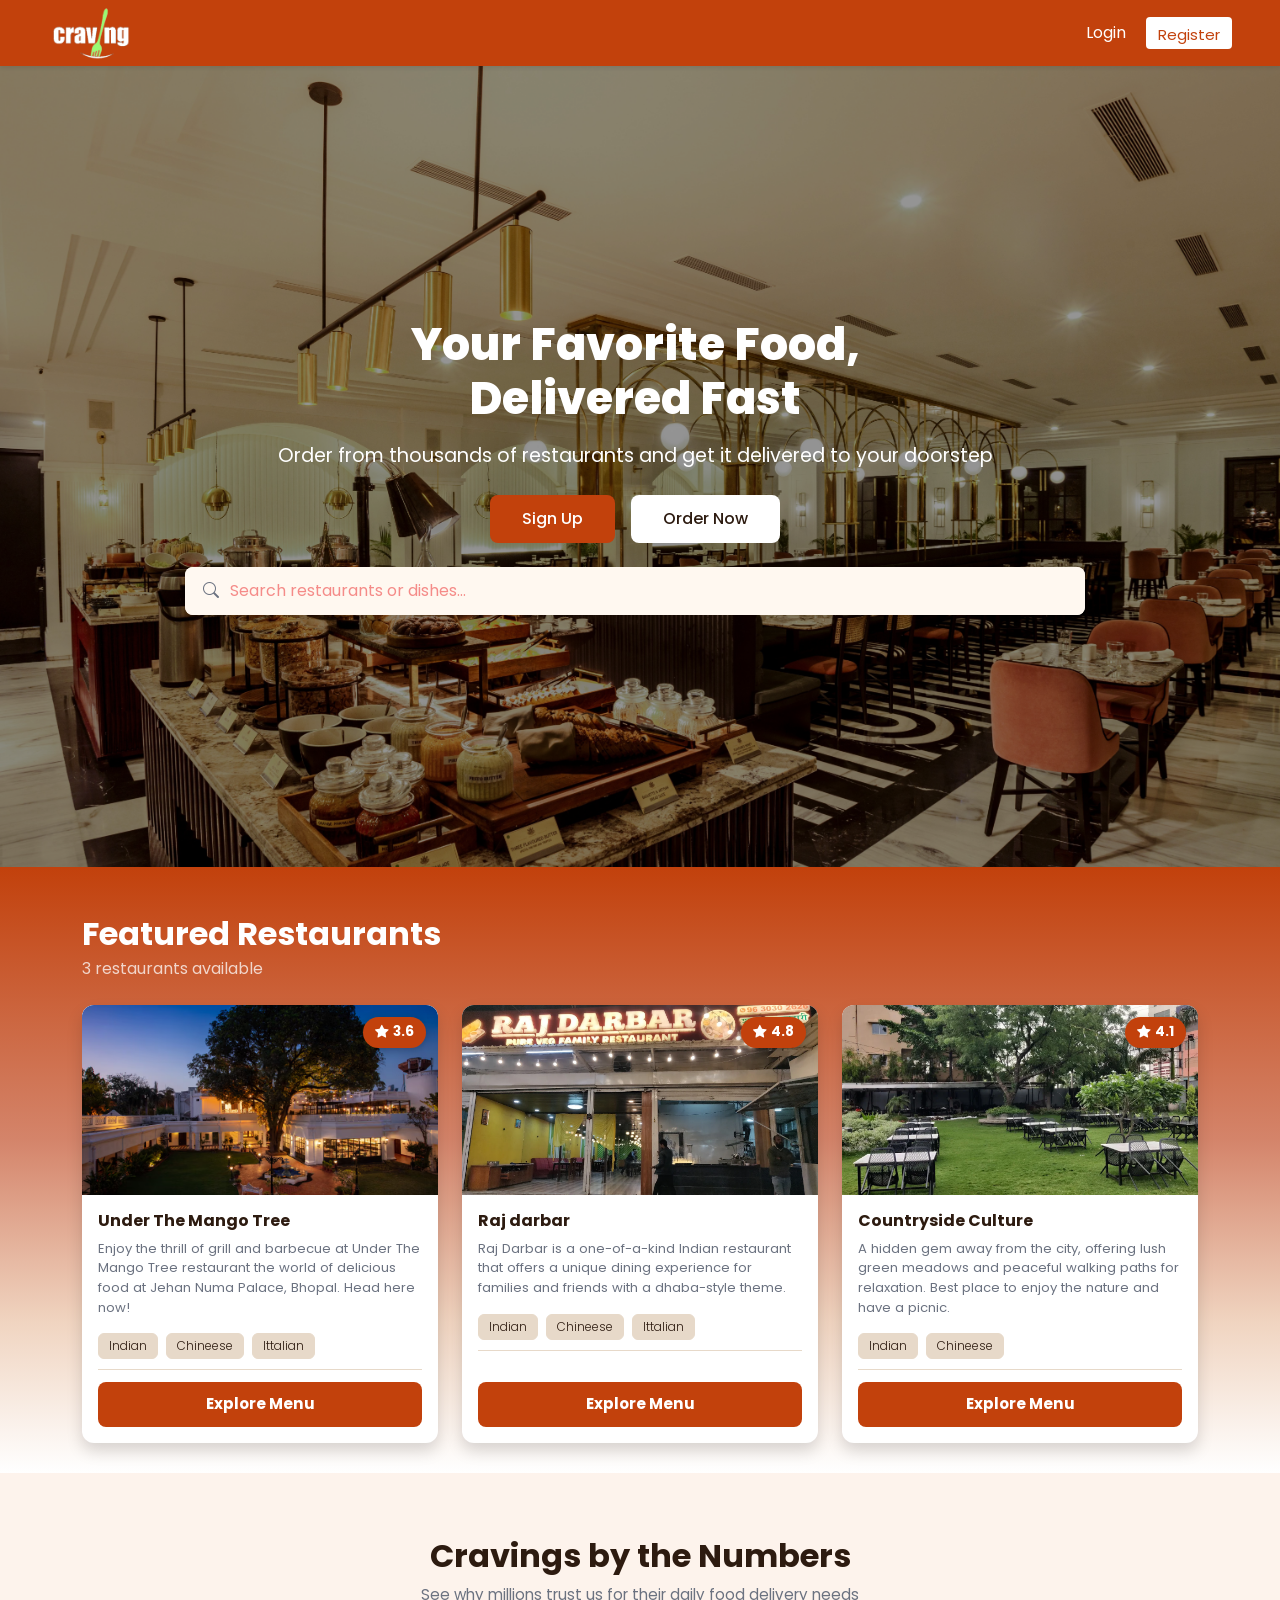
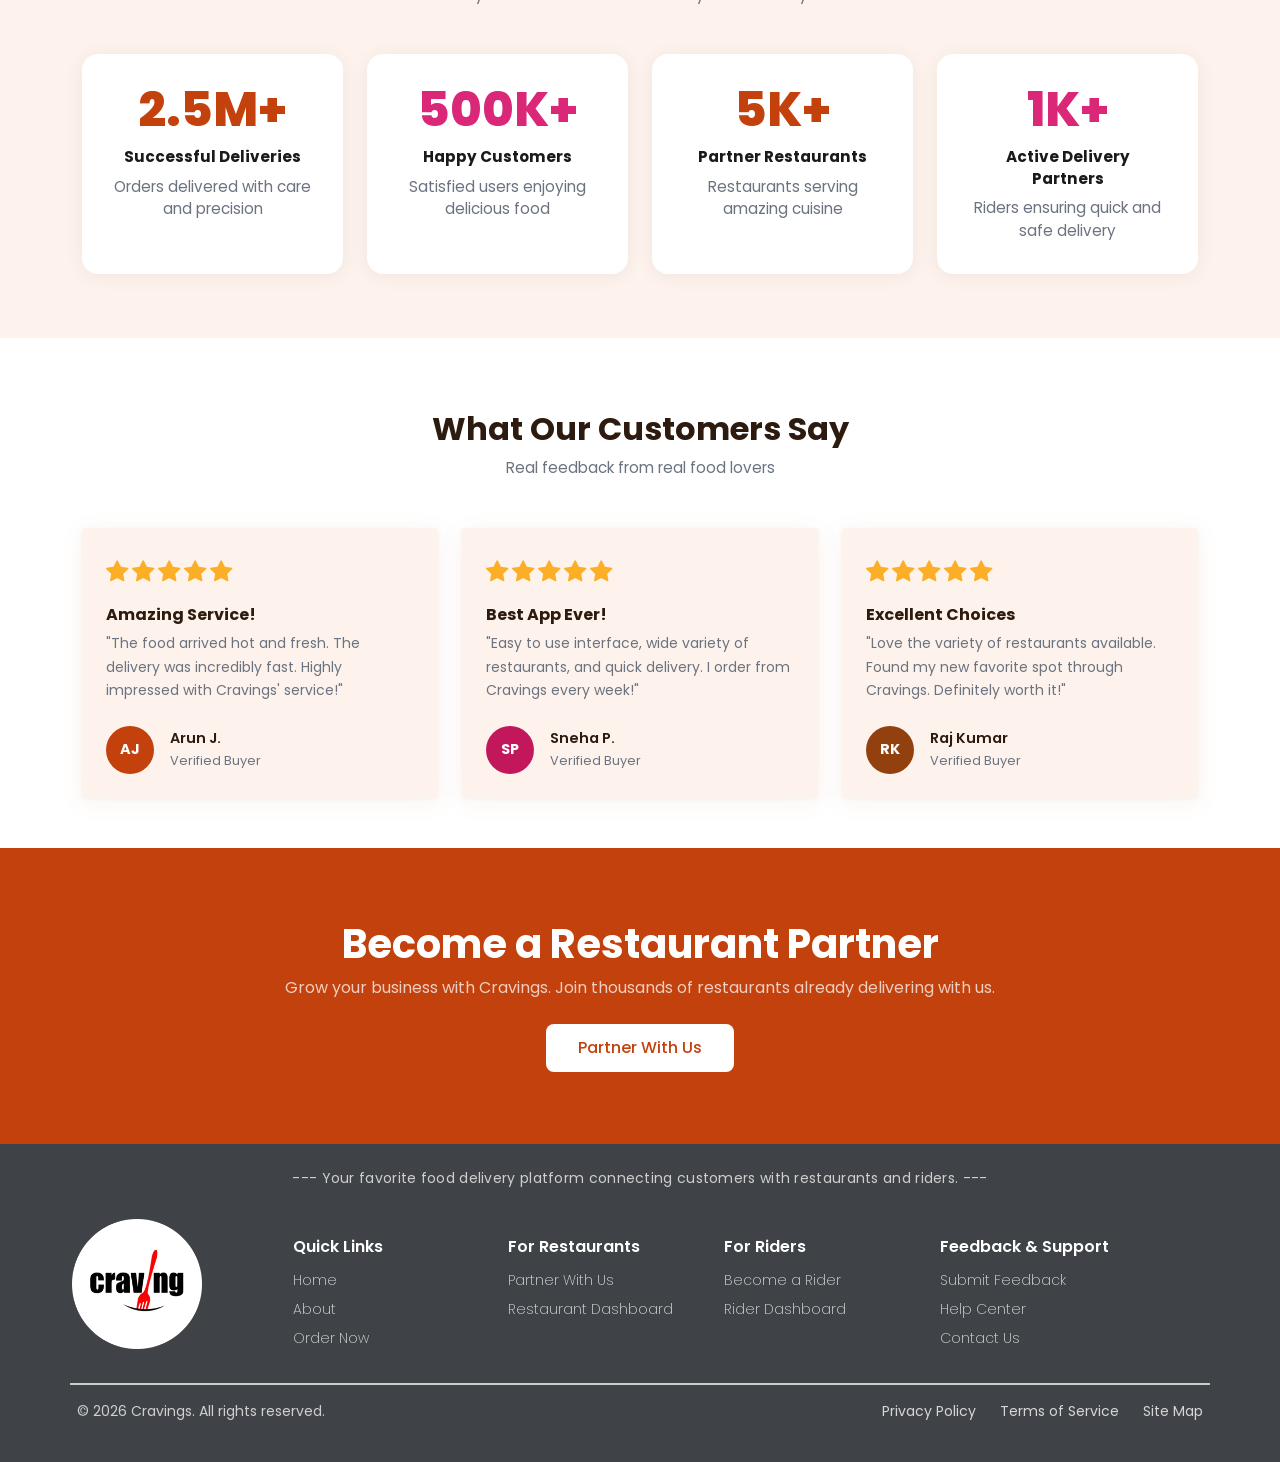
<file: Craving/index.html>
<!DOCTYPE html>
<html lang="en">
<head>
    <meta charset="UTF-8">
    <meta name="viewport" content="width=device-width, initial-scale=1.0">
    <title>Cravings</title>
    <link rel="stylesheet" href="https://cdn.jsdelivr.net/npm/bootstrap@5.3.3/dist/css/bootstrap.min.css">
    <link rel="stylesheet" href="https://cdn.jsdelivr.net/npm/bootstrap-icons@1.11.3/font/bootstrap-icons.css">
    <link href="https://fonts.googleapis.com/css2?family=Poppins:wght@400;500;600;700&display=swap" rel="stylesheet">
    <link rel="stylesheet" href="css/style.css">
</head>
<body>

    <nav class="navbar navbar-cravings d-flex align-items-center justify-content-between sticky-top shadow-sm">
        <div class="container-fluid px-4">

            <a class="navbar-brand" href="index.html">
                <img src="images/logo-light.png" alt="Cravings" class="navbar-logo" />
            </a>

            <div class="d-flex align-items-center justify-content-center gap-2 nav-links">
                <a href="login.html" class="navbar-login-link">Login</a>
                <a href="register.html" class="btn-register-pill">Register</a>
            </div>

        </div>
    </nav>

    <section class="hero-section">
        <div class="hero-overlay"></div>
        <div class="hero-content mb-4 mt-4">
            <h1 class="mb-3">Your Favorite Food,<br>Delivered Fast</h1>
            <p class="hero-sub mb-4">Order from thousands of restaurants and get it delivered to your doorstep</p>
            <div class="d-flex gap-3 justify-content-center flex-wrap mb-4">
                <a href="register.html" class="btn-hero-primary">Sign Up</a>
                <a href="order-now.html" class="btn-hero-secondary">Order Now</a>
            </div>
            <div class="hero-search">
                <div class="input-group">
                    <span class="input-group-text"><i class="bi bi-search text-muted-brand"></i></span>
                    <input type="text" class="form-control" placeholder="Search restaurants or dishes..." />
                </div>
            </div>
        </div>
    </section>


    <section class="featured-section">
        <div class="container">
            <h2 class="fw-bold text-white mb-1">Featured Restaurants</h2>
            <p class="text-white opacity-75 mb-4">3 restaurants available</p>

            <div class="row g-4">

                <!-- Card 1 -->
                <div class="col-12 col-md-6 col-lg-4">
                    <div class="card restaurant-card shadow h-100 bg-white">
                        <div class="card-img-wrap">
                            <img src="images/restaurant-Image-1.avif"
                                class="card-img-restaurant"
                                alt="Under The Mango Tree" />
                            <div class="rating-badge">
                                <i class="bi bi-star-fill"></i> 3.6
                            </div>
                        </div>
                        <div class="card-body d-flex flex-column px-3 pt-3 pb-3">
                            <h5 class="fw-bold text-dark-brand mb-2">Under The Mango Tree</h5>
                            <p class="text-muted-brand small mb-3">
                                Enjoy the thrill of grill and barbecue at Under The Mango Tree
                                restaurant the world of delicious food at Jehan Numa Palace, Bhopal. Head here now!
                            </p>
                            <div class="d-flex flex-wrap gap-2 mb-0">
                                <span class="badge-cuisine">Indian</span>
                                <span class="badge-cuisine">Chineese</span>
                                <span class="badge-cuisine">Ittalian</span>
                            </div>
                            <div class="card-divider"></div>
                            <a href="#" class="btn-explore">Explore Menu</a>
                        </div>
                    </div>
                </div>

                <!-- Card 2 -->
                <div class="col-12 col-md-6 col-lg-4">
                    <div class="card restaurant-card shadow h-100 bg-white">
                        <div class="card-img-wrap">
                            <img src="images/restaurant-Image-2.webp"
                                class="card-img-restaurant"
                                alt="Raj Darbar" />
                            <div class="rating-badge">
                                <i class="bi bi-star-fill"></i> 4.8
                            </div>
                        </div>
                        <div class="card-body d-flex flex-column px-3 pt-3 pb-3">
                            <h5 class="fw-bold text-dark-brand mb-2">Raj darbar</h5>
                            <p class="text-muted-brand small mb-3">
                                Raj Darbar is a one-of-a-kind Indian restaurant that offers a
                                unique dining experience for families and friends with a dhaba-style theme.
                            </p>
                            <div class="d-flex flex-wrap gap-2 mb-0">
                                <span class="badge-cuisine">Indian</span>
                                <span class="badge-cuisine">Chineese</span>
                                <span class="badge-cuisine">Ittalian</span>
                            </div>
                            <div class="card-divider"></div>
                            <a href="#" class="btn-explore">Explore Menu</a>
                        </div>
                    </div>
                </div>

                <!-- Card 3 -->
                <div class="col-12 col-md-6 col-lg-4">
                    <div class="card restaurant-card shadow h-100 bg-white">
                        <div class="card-img-wrap">
                            <img src="images/restaurant-Image-3.webp"
                                class="card-img-restaurant"
                                alt="Countryside Culture" />
                            <div class="rating-badge">
                                <i class="bi bi-star-fill"></i> 4.1
                            </div>
                        </div>
                        <div class="card-body d-flex flex-column px-3 pt-3 pb-3">
                            <h5 class="fw-bold text-dark-brand mb-2">Countryside Culture</h5>
                            <p class="text-muted-brand small mb-3">
                                A hidden gem away from the city, offering lush green meadows
                                and peaceful walking paths for relaxation.
                                Best place to enjoy the nature and have a picnic.
                            </p>
                            <div class="d-flex flex-wrap gap-2 mb-0">
                                <span class="badge-cuisine">Indian</span>
                                <span class="badge-cuisine">Chineese</span>

                            </div>
                            <div class="card-divider"></div>
                            <a href="#" class="btn-explore">Explore Menu</a>
                        </div>
                    </div>
                </div>

            </div>
        </div>
    </section>

    <section class="numbers-section">
        <div class="container">
            <div class="text-center mb-5">
                <h2 class="fw-bold text-dark-brand">Cravings by the Numbers</h2>
                <p class="text-muted-brand mt-1">See why millions trust us for their daily food delivery needs</p>
            </div>
            <div class="row g-4 justify-content-center text-center">
                <div class="col-6 col-lg-3">
                    <div class="stat-card">
                        <div class="stat-number-orange">2.5M+</div>
                        <div class="stat-title">Successful Deliveries</div>
                        <p class="stat-desc">Orders delivered with care and precision</p>
                    </div>
                </div>
                <div class="col-6 col-lg-3">
                    <div class="stat-card">
                        <div class="stat-number-pink">500K+</div>
                        <div class="stat-title">Happy Customers</div>
                        <p class="stat-desc">Satisfied users enjoying delicious food</p>
                    </div>
                </div>
                <div class="col-6 col-lg-3">
                    <div class="stat-card">
                        <div class="stat-number-orange">5K+</div>
                        <div class="stat-title">Partner Restaurants</div>
                        <p class="stat-desc">Restaurants serving amazing cuisine</p>
                    </div>
                </div>
                <div class="col-6 col-lg-3">
                    <div class="stat-card">
                        <div class="stat-number-pink">1K+</div>
                        <div class="stat-title">Active Delivery Partners</div>
                        <p class="stat-desc">Riders ensuring quick and safe delivery</p>
                    </div>
                </div>
            </div>
        </div>
    </section>

    <section class="testimonials-section">
    <div class="container">
        <div class="text-center mb-5">
        <h2 class="fw-bold text-dark-brand">What Our Customers Say</h2>
        <p class="text-muted-brand mt-1">Real feedback from real food lovers</p>
        </div>
        <div class="row g-4">

        <div class="col-12 col-md-4">
            <div class="testimonial-card">
            <div class="d-flex gap-1 mb-3">
                <i class="bi bi-star-fill star-gold"></i><i class="bi bi-star-fill star-gold"></i>
                <i class="bi bi-star-fill star-gold"></i><i class="bi bi-star-fill star-gold"></i>
                <i class="bi bi-star-fill star-gold"></i>
            </div>
            <h6 class="fw-bold text-dark-brand mb-2">Amazing Service!</h6>
            <p class="text-muted-brand small mb-4">"The food arrived hot and fresh. The delivery was incredibly fast. Highly impressed with Cravings' service!"</p>
            <div class="d-flex align-items-center gap-3">
                <div class="testimonial-avatar avatar-orange">AJ</div>
                <div>
                <p class="fw-semibold mb-0 small text-dark-brand">Arun J.</p>
                <p class="text-muted-brand mb-0 small">Verified Buyer</p>
                </div>
            </div>
            </div>
        </div>

        <div class="col-12 col-md-4">
            <div class="testimonial-card">
            <div class="d-flex gap-1 mb-3">
                <i class="bi bi-star-fill star-gold"></i><i class="bi bi-star-fill star-gold"></i>
                <i class="bi bi-star-fill star-gold"></i><i class="bi bi-star-fill star-gold"></i>
                <i class="bi bi-star-fill star-gold"></i>
            </div>
            <h6 class="fw-bold text-dark-brand mb-2">Best App Ever!</h6>
            <p class="text-muted-brand small mb-4">"Easy to use interface, wide variety of restaurants, and quick delivery. I order from Cravings every week!"</p>
            <div class="d-flex align-items-center gap-3">
                <div class="testimonial-avatar avatar-pink">SP</div>
                <div>
                <p class="fw-semibold mb-0 small text-dark-brand">Sneha P.</p>
                <p class="text-muted-brand mb-0 small">Verified Buyer</p>
                </div>
            </div>
            </div>
        </div>

        <div class="col-12 col-md-4">
            <div class="testimonial-card">
            <div class="d-flex gap-1 mb-3">
                <i class="bi bi-star-fill star-gold"></i><i class="bi bi-star-fill star-gold"></i>
                <i class="bi bi-star-fill star-gold"></i><i class="bi bi-star-fill star-gold"></i>
                <i class="bi bi-star-fill star-gold"></i>
            </div>
            <h6 class="fw-bold text-dark-brand mb-2">Excellent Choices</h6>
            <p class="text-muted-brand small mb-4">"Love the variety of restaurants available. Found my new favorite spot through Cravings. Definitely worth it!"</p>
            <div class="d-flex align-items-center gap-3">
                <div class="testimonial-avatar avatar-dark">RK</div>
                <div>
                <p class="fw-semibold mb-0 small text-dark-brand">Raj Kumar</p>
                <p class="text-muted-brand mb-0 small">Verified Buyer</p>
                </div>
            </div>
            </div>
        </div>

        </div>
    </div>
    </section>

    <section class="partner-section">
    <div class="container">
        <h1 class="fw-bold text-white mb-2">Become a Restaurant Partner</h1>
        <p class="text-white opacity-75 mb-4">Grow your business with Cravings. Join thousands of restaurants already delivering with us.</p>
        <a href="register.html" class="btn-partner">Partner With Us</a>
    </div>
    </section>


    <footer class="footer pt-4 pb-4">
        <p class="tagline text-center mb-5">--- Your favorite food delivery platform connecting customers with restaurants and riders. ---</p>

        <div class="footer-container container">

            <div class="row align-items-start justify-content-between gy-4">

                <div class="logo-section col-12 col-md-3 col-lg-2 d-flex justify-content-center justify-content-md-start">
                    <div class="logo-circle d-flex align-items-center justify-content-center">
                        <img src="images/circleLogo.png" class="img-fluid" alt="logo">
                    </div>
                </div>

                <div class="footer-col col-6 col-md-2">
                    <h4>Quick Links</h4>
                    <div class="d-flex flex-column gap-2">
                        <a href="../Craving/index.html">Home</a>
                        <a href="../Craving/about.html">About</a>
                        <a href="../Craving/order-now.html">Order Now</a>
                    </div>
                </div>

                <div class="footer-col col-6 col-md-2">
                    <h4>For Restaurants</h4>
                    <div class="d-flex flex-column gap-2">
                        <a href="#">Partner With Us</a>
                        <a href="#">Restaurant Dashboard</a>
                    </div>
                </div>

                <div class="footer-col col-6 col-md-2">
                    <h4>For Riders</h4>
                    <div class="d-flex flex-column gap-2">
                        <a href="#">Become a Rider</a>
                        <a href="#">Rider Dashboard</a>
                    </div>
                </div>

                <div class="footer-col col-6 col-md-3">
                    <h4>Feedback & Support</h4>
                    <div class="d-flex flex-column gap-2">
                        <a href="../Craving/feedback.html">Submit Feedback</a>
                        <a href="../Craving/help-center.html">Help Center</a>
                        <a href="../Craving/contact.html">Contact Us</a>
                    </div>
                </div>
            </div>
        </div>

        <div class="divider container my-3"></div>
        
        <div class="bottom-bar container d-flex flex-column flex-md-row justify-content-between align-items-center pb-3">
            <p class="mb-2 mb-md-0">© 2026 Cravings. All rights reserved.</p>
            <div class="legal-links d-flex gap-4">
                <a href="../Craving/privacy-policy.html">Privacy Policy</a>
                <a href="../Craving/terms-of-service.html">Terms of Service</a>
                <a href="../Craving/sitemap.html">Site Map</a>
            </div>
        </div>
    </footer>

    <script src="https://cdn.jsdelivr.net/npm/bootstrap@5.3.3/dist/js/bootstrap.bundle.min.js"></script>
</body>
</html>
</file>
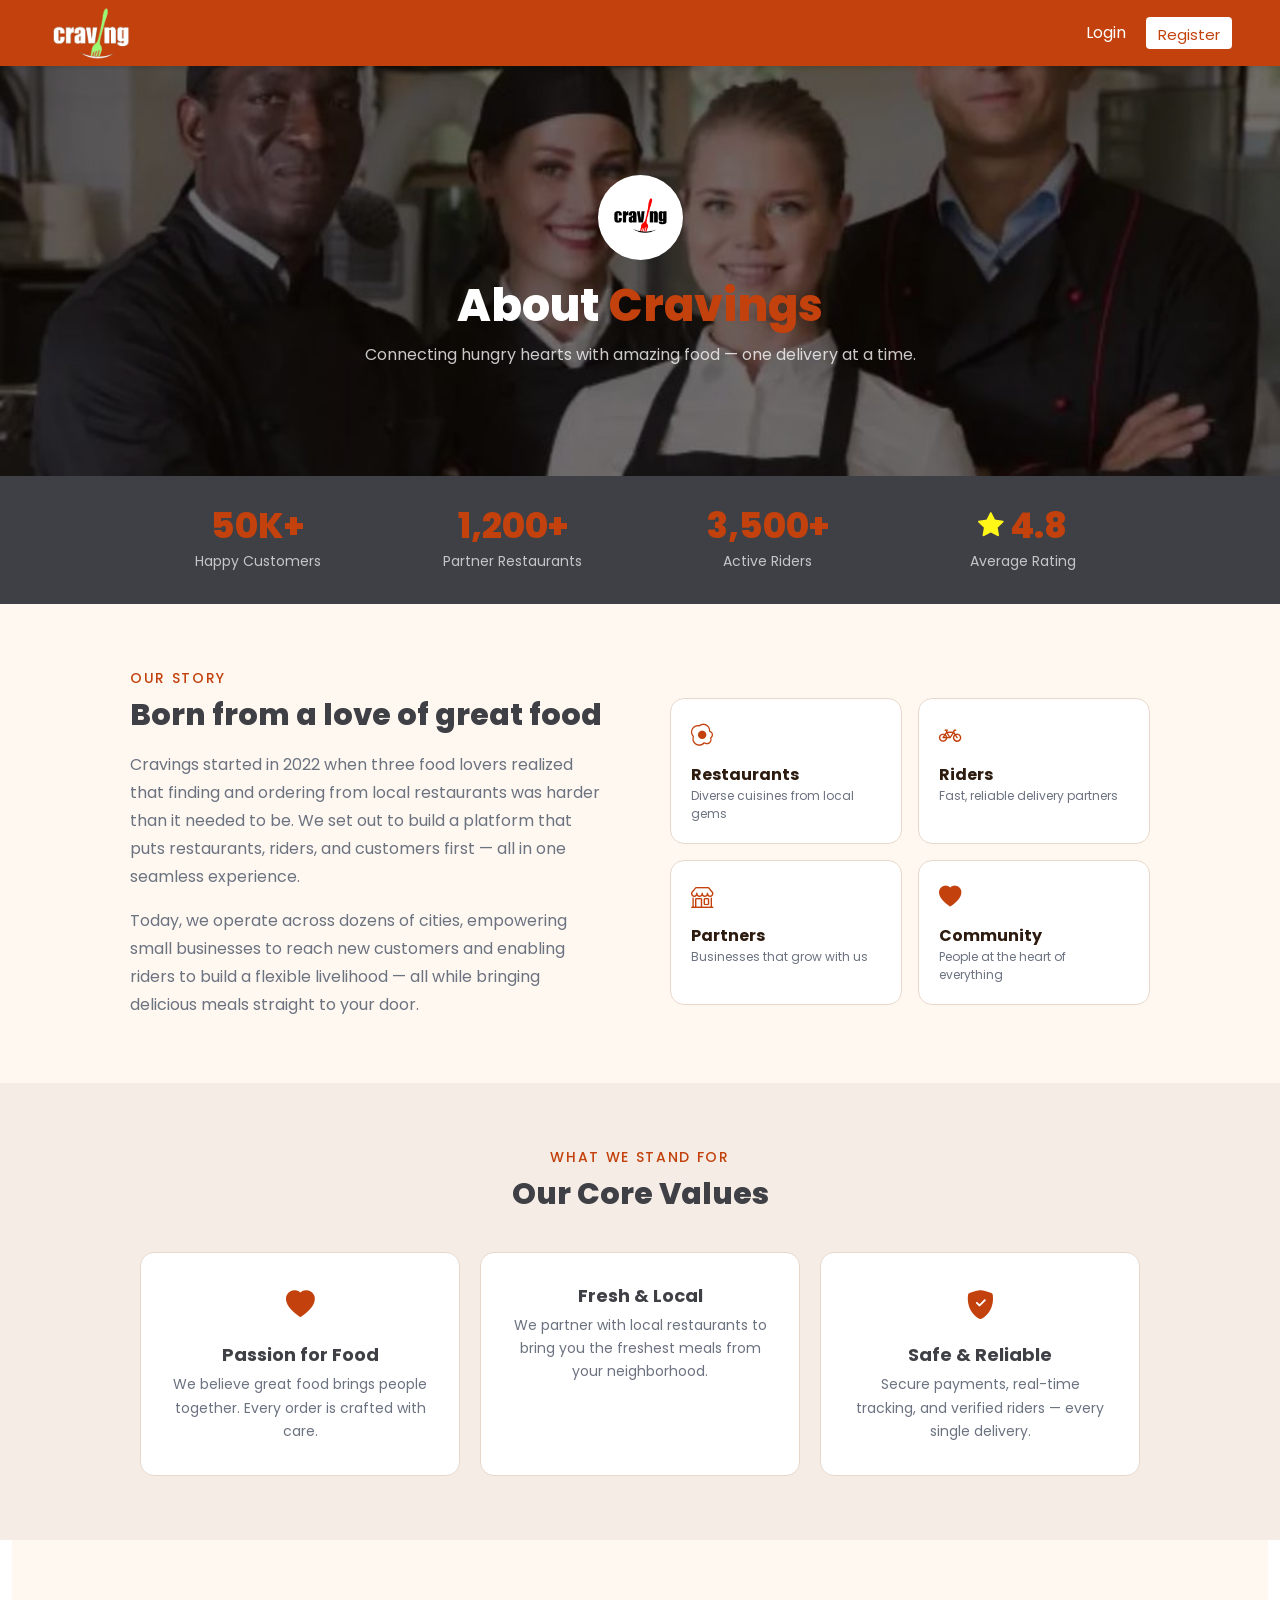
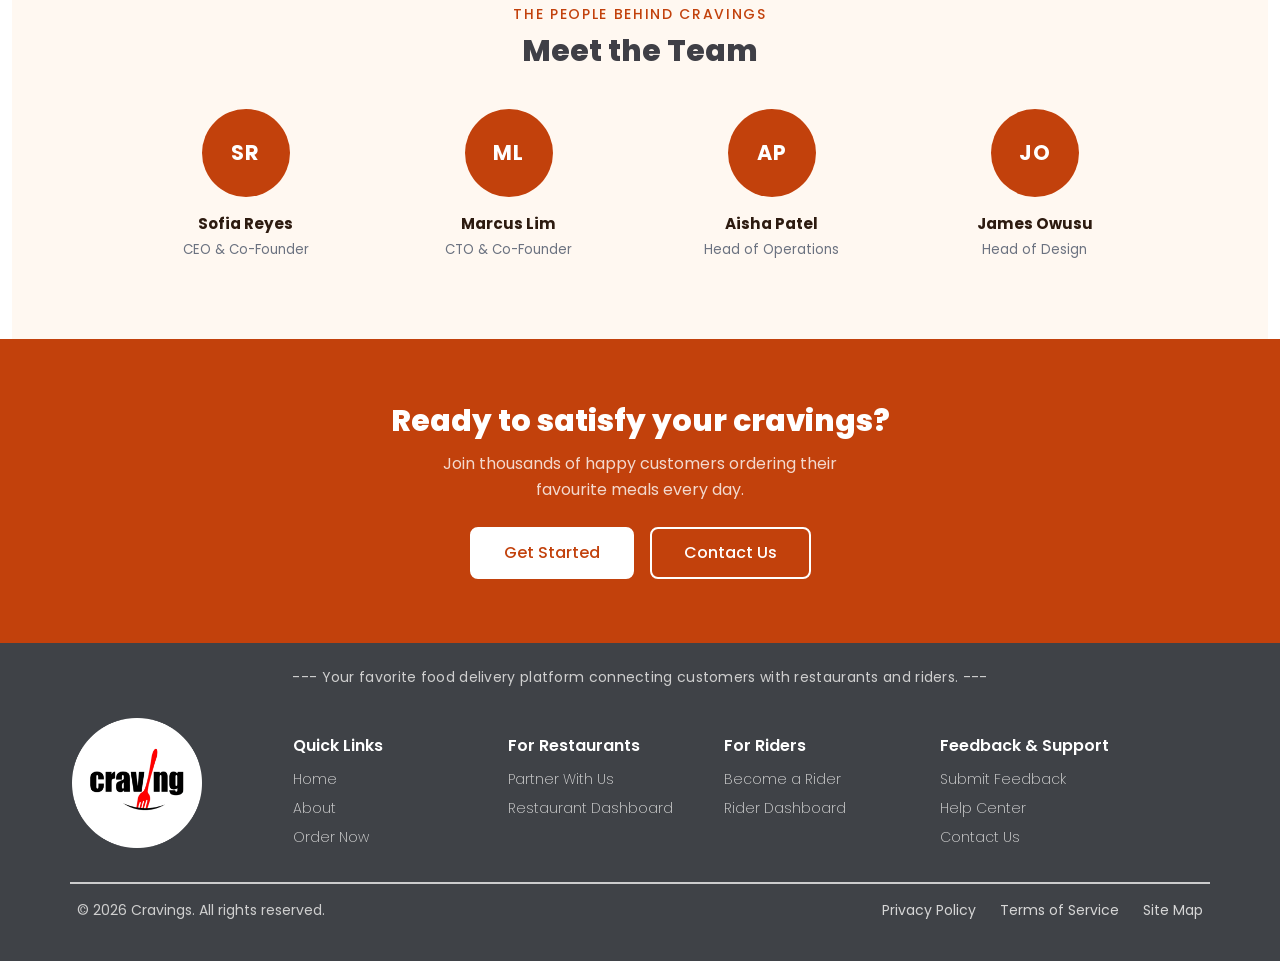
<file: Craving/about.html>
<!DOCTYPE html>
<html lang="en">
<head>
    <meta charset="UTF-8">
    <meta name="viewport" content="width=device-width, initial-scale=1.0">
    <title>Cravings</title>
    <link rel="stylesheet" href="https://cdn.jsdelivr.net/npm/bootstrap@5.3.3/dist/css/bootstrap.min.css">
    <link rel="stylesheet" href="https://cdn.jsdelivr.net/npm/bootstrap-icons@1.11.3/font/bootstrap-icons.css">
    <link href="https://fonts.googleapis.com/css2?family=Poppins:wght@400;500;600;700&display=swap" rel="stylesheet">
    <link rel="stylesheet" href="css/style.css">
</head>
<body>
    
    <nav class="navbar navbar-cravings d-flex align-items-center justify-content-between sticky-top shadow-sm">
        <div class="container-fluid px-4">

            <a class="navbar-brand" href="index.html">
                <img src="images/logo-light.png" alt="Cravings" class="navbar-logo" />
            </a>

            <div class="d-flex align-items-center justify-content-center gap-2 nav-links">
                <a href="login.html" class="navbar-login-link">Login</a>
                <a href="register.html" class="btn-register-pill">Register</a>
            </div>

        </div>
    </nav>

    <section class="ab-hero">
        <div class="ab-hero-overlay"></div>
        <div class="ab-hero-content">
            <img src="images/circleLogo.png" alt="Cravings" class="ab-hero-logo" />
            <h1 class="ab-hero-title">About <span class="ab-orange">Cravings</span></h1>
            <p class="ab-hero-sub">Connecting hungry hearts with amazing food — one delivery at a time.</p>
        </div>
    </section>

    <section class="ab-stats">
        <div class="ab-stats-grid">

            <div class="ab-stat">
                <div class="ab-stat-num">50K+</div>
                <div class="ab-stat-label">Happy Customers</div>
            </div>

            <div class="ab-stat">
                <div class="ab-stat-num">1,200+</div>
                <div class="ab-stat-label">Partner Restaurants</div>
            </div>

            <div class="ab-stat">
                <div class="ab-stat-num">3,500+</div>
                <div class="ab-stat-label">Active Riders</div>
            </div>

            <div class="ab-stat">
                <div class="ab-stat-num ab-stat-star">
                    <i class="bi-star-fill ab-star-icon"></i> 4.8
                </div>
                <div class="ab-stat-label">Average Rating</div>
            </div>

        </div>
    </section>

    <section class="ab-story">
        <div class="ab-container ab-story-grid">

            <div class="ab-story-left">
                <p class="ab-eyebrow">OUR STORY</p>
                <h2 class="ab-story-title">Born from a love of great food</h2>
                <p class="ab-story-para">
                Cravings started in 2022 when three food lovers realized that finding and ordering
                from local restaurants was harder than it needed to be. We set out to build a platform
                that puts restaurants, riders, and customers first — all in one seamless experience.
                </p>
                <p class="ab-story-para">
                Today, we operate across dozens of cities, empowering small businesses to reach new
                customers and enabling riders to build a flexible livelihood — all while bringing
                delicious meals straight to your door.
                </p>
            </div>

            <div class="ab-story-right">
                <div class="ab-icon-card">
                    <i class="bi bi-egg-fried ab-icon-card-icon"></i>
                    <div>
                        <p class="ab-icon-card-title">Restaurants</p>
                        <p class="ab-icon-card-sub">Diverse cuisines from local gems</p>
                    </div>
                </div>

                <div class="ab-icon-card">
                    <i class="bi bi-bicycle ab-icon-card-icon"></i>
                    <div>
                        <p class="ab-icon-card-title">Riders</p>
                        <p class="ab-icon-card-sub">Fast, reliable delivery partners</p>
                    </div>
                </div>

                <div class="ab-icon-card">
                    <i class="bi bi-shop ab-icon-card-icon"></i>
                    <div>
                        <p class="ab-icon-card-title">Partners</p>
                        <p class="ab-icon-card-sub">Businesses that grow with us</p>
                    </div>
                </div>

                <div class="ab-icon-card">
                    <i class="bi bi-heart-fill ab-icon-card-icon"></i>
                    <div>
                        <p class="ab-icon-card-title">Community</p>
                        <p class="ab-icon-card-sub">People at the heart of everything</p>
                    </div>
                </div>
            </div>
        </div>
    </section>

    <section class="ab-values">
        <div class="ab-container">
            <p class="ab-eyebrow ab-center">WHAT WE STAND FOR</p>
            <h2 class="ab-section-title ab-center">Our Core Values</h2>
            <div class="ab-values-grid">
                <div class="ab-value-card">
                    <i class="bi bi-heart-fill ab-value-icon"></i>
                    <h4 class="ab-value-title">Passion for Food</h4>
                    <p class="ab-value-sub">We believe great food brings people together. Every order is crafted with care.</p>
                </div>

                <div class="ab-value-card">
                    <i class="bi bi-leaf-fill"></i>
                    <h4 class="ab-value-title">Fresh &amp; Local</h4>
                    <p class="ab-value-sub">We partner with local restaurants to bring you the freshest meals from your neighborhood.</p>
                </div>

                <div class="ab-value-card">
                    <i class="bi bi-shield-fill-check ab-value-icon"></i>
                    <h4 class="ab-value-title">Safe &amp; Reliable</h4>
                    <p class="ab-value-sub">Secure payments, real-time tracking, and verified riders — every single delivery.</p>
                </div>
            </div>
        </div>
    </section>

    <section class="ab-team">
        <div class="ab-container">
            <p class="ab-eyebrow ab-center">THE PEOPLE BEHIND CRAVINGS</p>
            <h2 class="ab-section-title ab-center">Meet the Team</h2>
            <div class="ab-team-grid">
                <div class="ab-team-member">
                    <div class="ab-avatar">SR</div>
                    <p class="ab-member-name">Sofia Reyes</p>
                    <p class="ab-member-role">CEO &amp; Co-Founder</p>
                </div>

                <div class="ab-team-member">
                    <div class="ab-avatar">ML</div>
                    <p class="ab-member-name">Marcus Lim</p>
                    <p class="ab-member-role">CTO &amp; Co-Founder</p>
                </div>

                <div class="ab-team-member">
                    <div class="ab-avatar">AP</div>
                    <p class="ab-member-name">Aisha Patel</p>
                    <p class="ab-member-role">Head of Operations</p>
                </div>

                <div class="ab-team-member">
                    <div class="ab-avatar">JO</div>
                    <p class="ab-member-name">James Owusu</p>
                    <p class="ab-member-role">Head of Design</p>
                </div>
            </div>
        </div>
    </section>

    <section class="ab-cta">
        <div class="ab-container ab-center">
            <h2 class="ab-cta-title">Ready to satisfy your cravings?</h2>
            <p class="ab-cta-sub">Join thousands of happy customers ordering their favourite meals every day.</p>
            <div class="ab-cta-btns">
                <a href="#" class="ab-btn-white">Get Started</a>
                <a href="contact.html"  class="ab-btn-outline">Contact Us</a>
            </div>
        </div>
    </section>



    <footer class="footer pt-4 pb-4">
        <p class="tagline text-center mb-5">--- Your favorite food delivery platform connecting customers with restaurants and riders. ---</p>

        <div class="footer-container container">

            <div class="row align-items-start justify-content-between gy-4">

                <div class="logo-section col-12 col-md-3 col-lg-2 d-flex justify-content-center justify-content-md-start">
                    <div class="logo-circle d-flex align-items-center justify-content-center">
                        <img src="images/circleLogo.png" class="img-fluid" alt="logo">
                    </div>
                </div>

                <div class="footer-col col-6 col-md-2">
                    <h4>Quick Links</h4>
                    <div class="d-flex flex-column gap-2">
                        <a href="../Craving/index.html">Home</a>
                        <a href="../Craving/about.html">About</a>
                        <a href="../Craving/order-now.html">Order Now</a>
                    </div>
                </div>

                <div class="footer-col col-6 col-md-2">
                    <h4>For Restaurants</h4>
                    <div class="d-flex flex-column gap-2">
                        <a href="#">Partner With Us</a>
                        <a href="#">Restaurant Dashboard</a>
                    </div>
                </div>

                <div class="footer-col col-6 col-md-2">
                    <h4>For Riders</h4>
                    <div class="d-flex flex-column gap-2">
                        <a href="#">Become a Rider</a>
                        <a href="#">Rider Dashboard</a>
                    </div>
                </div>

                <div class="footer-col col-6 col-md-3">
                    <h4>Feedback & Support</h4>
                    <div class="d-flex flex-column gap-2">
                        <a href="../Craving/feedback.html">Submit Feedback</a>
                        <a href="../Craving/help-center.html">Help Center</a>
                        <a href="../Craving/contact.html">Contact Us</a>
                    </div>
                </div>
            </div>
        </div>

        <div class="divider container my-3"></div>
        
        <div class="bottom-bar container d-flex flex-column flex-md-row justify-content-between align-items-center pb-3">
            <p class="mb-2 mb-md-0">© 2026 Cravings. All rights reserved.</p>
            <div class="legal-links d-flex gap-4">
                <a href="../Craving/privacy-policy.html">Privacy Policy</a>
                <a href="../Craving/terms-of-service.html">Terms of Service</a>
                <a href="../Craving/sitemap.html">Site Map</a>
            </div>
        </div>
    </footer>

    <script src="https://cdn.jsdelivr.net/npm/bootstrap@5.3.3/dist/js/bootstrap.bundle.min.js"></script>

</body>
</html>
</file>
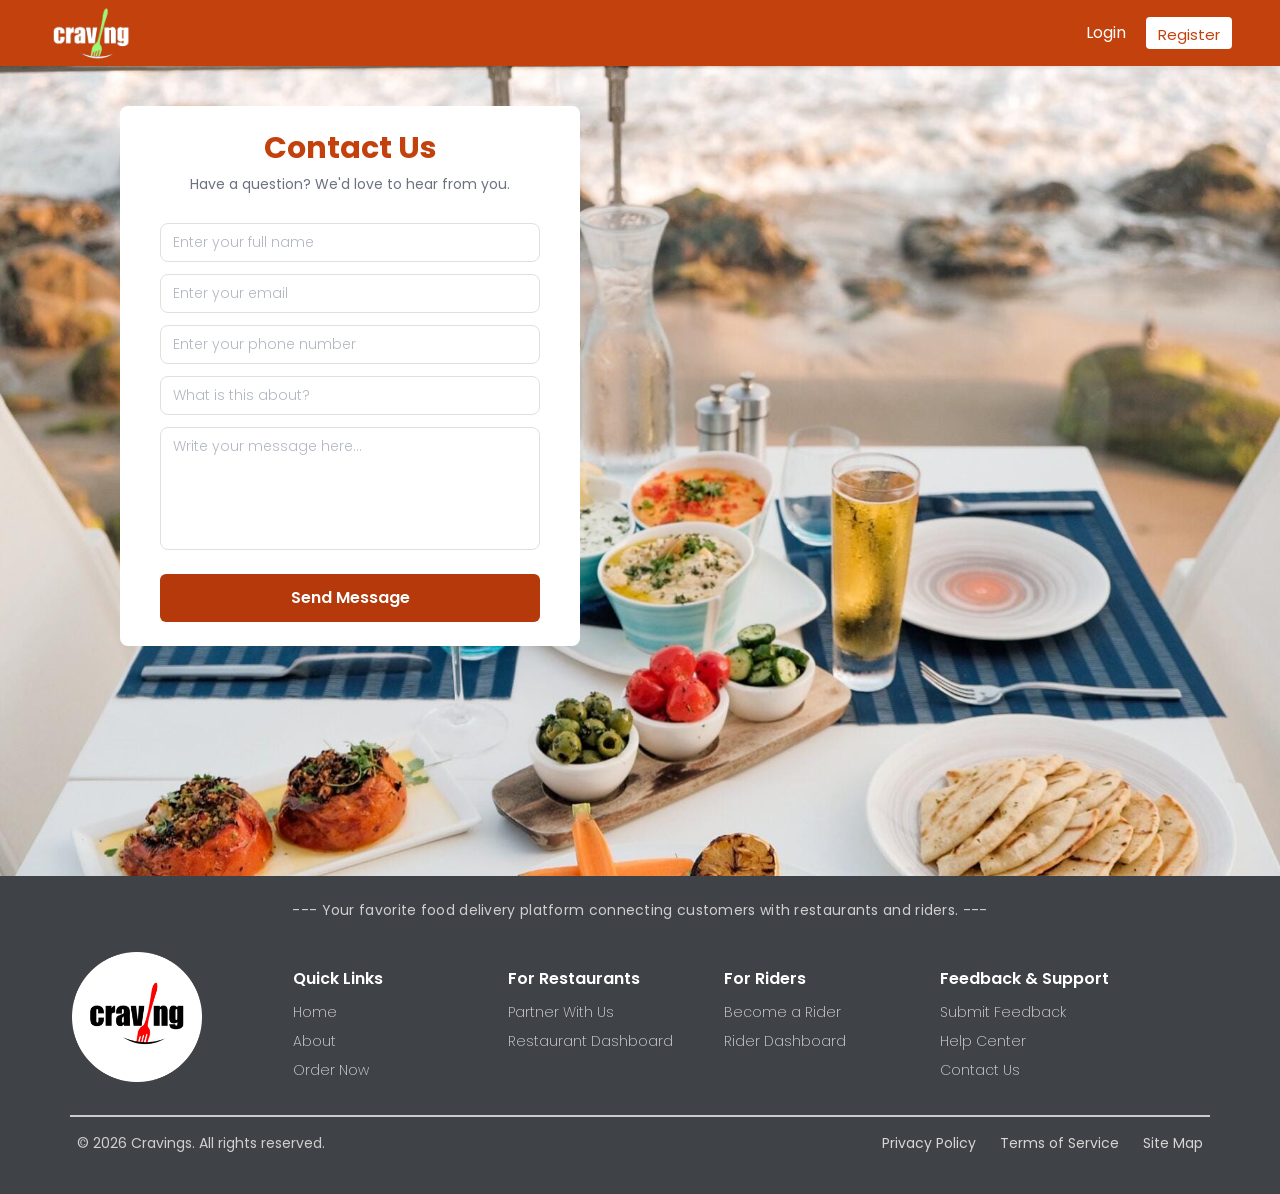
<file: Craving/contact.html>
<!DOCTYPE html>
<html lang="en">
<head>
    <meta charset="UTF-8">
    <meta name="viewport" content="width=device-width, initial-scale=1.0">
    <title>Cravings</title>
    <link rel="stylesheet" href="https://cdn.jsdelivr.net/npm/bootstrap@5.3.3/dist/css/bootstrap.min.css">
    <link rel="stylesheet" href="https://cdn.jsdelivr.net/npm/bootstrap-icons@1.11.3/font/bootstrap-icons.css">
    <link href="https://fonts.googleapis.com/css2?family=Poppins:wght@400;500;600;700&display=swap" rel="stylesheet">
    <link rel="stylesheet" href="css/style.css">
</head>
<body>

    <nav class="navbar navbar-cravings d-flex align-items-center justify-content-between sticky-top shadow-sm">
        <div class="container-fluid px-4">

            <a class="navbar-brand" href="index.html">
                <img src="images/logo-light.png" alt="Cravings" class="navbar-logo" />
            </a>

            <div class="d-flex align-items-center justify-content-center gap-2 nav-links">
                <a href="login.html" class="navbar-login-link">Login</a>
                <a href="register.html" class="btn-register-pill">Register</a>
            </div>

        </div>
    </nav>


    <div class="contact-bg">
        <div class="contact-card">
            <h2 class="contact-title">Contact Us</h2>
            <p class="contact-subtitle">Have a question? We'd love to hear from you.</p>

            <input type="text"
                    class="contact-input"
                    placeholder="Enter your full name" />

            <input type="email"
                    class="contact-input"
                    placeholder="Enter your email" />

            <input type="tel"
                    class="contact-input"
                    placeholder="Enter your phone number" />

            <input type="text"
                    class="contact-input"
                    placeholder="What is this about?" />

            <textarea class="contact-input contact-textarea"
                        rows="5"
                        placeholder="Write your message here..."></textarea>

            <button class="contact-submit-btn">Send Message</button>

        </div>
    </div>


    <footer class="footer pt-4 pb-4">
        <p class="tagline text-center mb-5">--- Your favorite food delivery platform connecting customers with restaurants and riders. ---</p>

        <div class="footer-container container">

            <div class="row align-items-start justify-content-between gy-4">

                <div class="logo-section col-12 col-md-3 col-lg-2 d-flex justify-content-center justify-content-md-start">
                    <div class="logo-circle d-flex align-items-center justify-content-center">
                        <img src="images/circleLogo.png" class="img-fluid" alt="logo">
                    </div>
                </div>

                <div class="footer-col col-6 col-md-2">
                    <h4>Quick Links</h4>
                    <div class="d-flex flex-column gap-2">
                        <a href="../Craving/index.html">Home</a>
                        <a href="../Craving/about.html">About</a>
                        <a href="../Craving/order-now.html">Order Now</a>
                    </div>
                </div>

                <div class="footer-col col-6 col-md-2">
                    <h4>For Restaurants</h4>
                    <div class="d-flex flex-column gap-2">
                        <a href="#">Partner With Us</a>
                        <a href="#">Restaurant Dashboard</a>
                    </div>
                </div>

                <div class="footer-col col-6 col-md-2">
                    <h4>For Riders</h4>
                    <div class="d-flex flex-column gap-2">
                        <a href="#">Become a Rider</a>
                        <a href="#">Rider Dashboard</a>
                    </div>
                </div>

                <div class="footer-col col-6 col-md-3">
                    <h4>Feedback & Support</h4>
                    <div class="d-flex flex-column gap-2">
                        <a href="../Craving/feedback.html">Submit Feedback</a>
                        <a href="../Craving/help-center.html">Help Center</a>
                        <a href="../Craving/contact.html">Contact Us</a>
                    </div>
                </div>
            </div>
        </div>

        <div class="divider container my-3"></div>
        
        <div class="bottom-bar container d-flex flex-column flex-md-row justify-content-between align-items-center pb-3">
            <p class="mb-2 mb-md-0">© 2026 Cravings. All rights reserved.</p>
            <div class="legal-links d-flex gap-4">
                <a href="../Craving/privacy-policy.html">Privacy Policy</a>
                <a href="../Craving/terms-of-service.html">Terms of Service</a>
                <a href="../Craving/sitemap.html">Site Map</a>
            </div>
        </div>
    </footer>
    
    <script src="https://cdn.jsdelivr.net/npm/bootstrap@5.3.3/dist/js/bootstrap.bundle.min.js"></script>

</body>
</html>
</file>
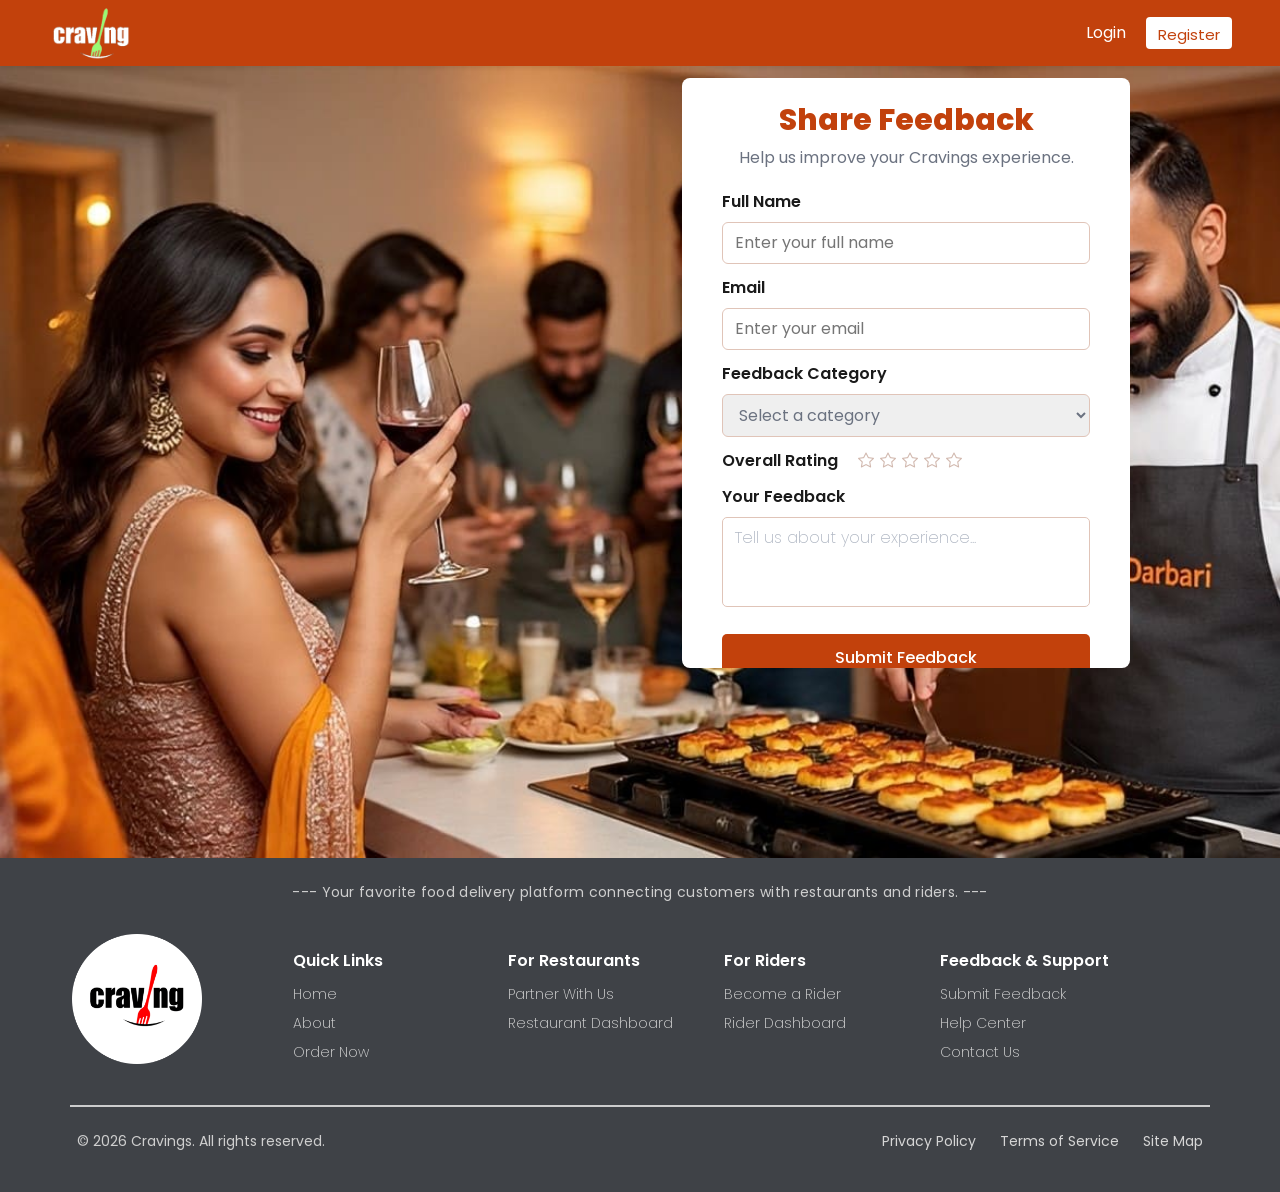
<file: Craving/feedback.html>
<!DOCTYPE html>
<html lang="en">
<head>
    <meta charset="UTF-8">
    <meta name="viewport" content="width=device-width, initial-scale=1.0">
    <title>Cravings</title>
    <link rel="stylesheet" href="https://cdn.jsdelivr.net/npm/bootstrap@5.3.3/dist/css/bootstrap.min.css">
    <link rel="stylesheet" href="https://cdn.jsdelivr.net/npm/bootstrap-icons@1.11.3/font/bootstrap-icons.css">
    <link href="https://fonts.googleapis.com/css2?family=Poppins:wght@400;500;600;700&display=swap" rel="stylesheet">
    <link rel="stylesheet" href="css/style.css">
</head>
<body>
    
    <nav class="navbar navbar-cravings d-flex align-items-center justify-content-between sticky-top shadow-sm">
        <div class="container-fluid px-4">

            <a class="navbar-brand" href="index.html">
                <img src="images/logo-light.png" alt="Cravings" class="navbar-logo" />
            </a>

            <div class="d-flex align-items-center justify-content-center gap-2 nav-links">
                <a href="login.html" class="navbar-login-link">Login</a>
                <a href="register.html" class="btn-register-pill">Register</a>
            </div>

        </div>
    </nav>

    <div class="feedback-bg">
        <div class="feedback-card">
            <h2 class="feedback-title">Share Feedback</h2>
            <p class="feedback-subtitle">Help us improve your Cravings experience.</p>

            <div class="fb-field">
                <label class="fb-label">Full Name</label>
                <input type="text" class="fb-input" placeholder="Enter your full name" />
            </div>

            <div class="fb-field">
                <label class="fb-label">Email</label>
                <input type="email" class="fb-input" placeholder="Enter your email" />
            </div>

            <div class="fb-field">
                <label class="fb-label">Feedback Category</label>
                <select class="fb-select">
                    <option value="" disabled selected>Select a category</option>
                    <option>Food Quality</option>
                    <option>Delivery Experience</option>
                    <option>App &amp; Website</option>
                    <option>Customer Support</option>
                    <option>Pricing &amp; Value</option>
                </select>
            </div>

            <div class="fb-field">
                <div class="fb-rating-row">
                    <span class="fb-label mb-0">Overall Rating</span>
                    <div class="fb-stars">
                        <i class="bi bi-star fb-star-icon"></i>
                        <i class="bi bi-star fb-star-icon"></i>
                        <i class="bi bi-star fb-star-icon"></i>
                        <i class="bi bi-star fb-star-icon"></i>
                        <i class="bi bi-star fb-star-icon"></i>
                    </div>
                </div>
            </div>

            <div class="fb-fieldtextarea">
                <label class="fb-label">Your Feedback</label>
                <textarea class="fb-textarea" rows="3" placeholder="Tell us about your experience..."></textarea>
            </div>

            <button class="fb-submit-btn">Submit Feedback</button>

        </div>
    </div>

    <footer class="footer pt-4 pb-4">
        <p class="tagline text-center mb-5">--- Your favorite food delivery platform connecting customers with restaurants and riders. ---</p>

        <div class="footer-container container">

            <div class="row align-items-start justify-content-between gy-4">

                <div class="logo-section col-12 col-md-3 col-lg-2 d-flex justify-content-center justify-content-md-start">
                    <div class="logo-circle d-flex align-items-center justify-content-center">
                        <img src="images/circleLogo.png" class="img-fluid" alt="logo">
                    </div>
                </div>

                <div class="footer-col col-6 col-md-2">
                    <h4>Quick Links</h4>
                    <div class="d-flex flex-column gap-2">
                        <a href="../Craving/index.html">Home</a>
                        <a href="../Craving/about.html">About</a>
                        <a href="../Craving/order-now.html">Order Now</a>
                    </div>
                </div>

                <div class="footer-col col-6 col-md-2">
                    <h4>For Restaurants</h4>
                    <div class="d-flex flex-column gap-2">
                        <a href="#">Partner With Us</a>
                        <a href="#">Restaurant Dashboard</a>
                    </div>
                </div>

                <div class="footer-col col-6 col-md-2">
                    <h4>For Riders</h4>
                    <div class="d-flex flex-column gap-2">
                        <a href="#">Become a Rider</a>
                        <a href="#">Rider Dashboard</a>
                    </div>
                </div>

                <div class="footer-col col-6 col-md-3">
                    <h4>Feedback & Support</h4>
                    <div class="d-flex flex-column gap-2">
                        <a href="../Craving/feedback.html">Submit Feedback</a>
                        <a href="../Craving/help-center.html">Help Center</a>
                        <a href="../Craving/contact.html">Contact Us</a>
                    </div>
                </div>
            </div>
        </div>

        <div class="divider container my-4"></div>
        
        <div class="bottom-bar container d-flex flex-column flex-md-row justify-content-between align-items-center pb-3">
            <p class="mb-2 mb-md-0">© 2026 Cravings. All rights reserved.</p>
            <div class="legal-links d-flex gap-4">
                <a href="../Craving/privacy-policy.html">Privacy Policy</a>
                <a href="../Craving/terms-of-service.html">Terms of Service</a>
                <a href="../Craving/sitemap.html">Site Map</a>
            </div>
        </div>
    </footer>

    <script src="https://cdn.jsdelivr.net/npm/bootstrap@5.3.3/dist/js/bootstrap.bundle.min.js"></script>

</body>
</html>
</file>
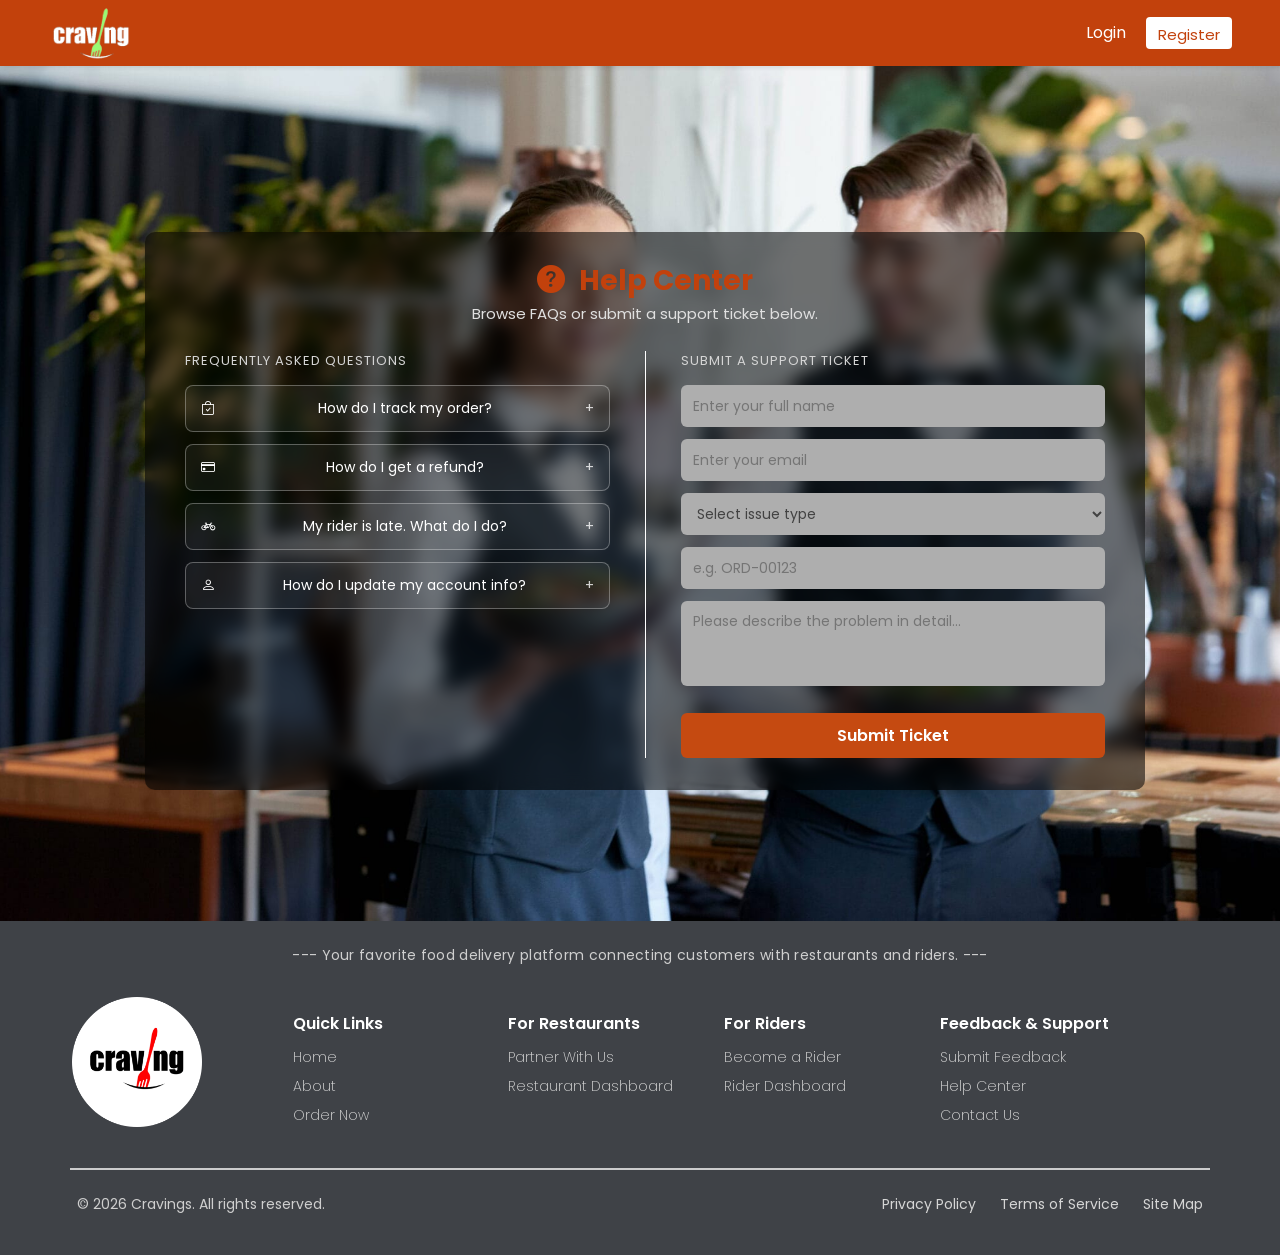
<file: Craving/help-center.html>
<!DOCTYPE html>
<html lang="en">
<head>
    <meta charset="UTF-8">
    <meta name="viewport" content="width=device-width, initial-scale=1.0">
    <title>Cravings</title>
    <link rel="stylesheet" href="https://cdn.jsdelivr.net/npm/bootstrap@5.3.3/dist/css/bootstrap.min.css">
    <link rel="stylesheet" href="https://cdn.jsdelivr.net/npm/bootstrap-icons@1.11.3/font/bootstrap-icons.css">
    <link href="https://fonts.googleapis.com/css2?family=Poppins:wght@400;500;600;700&display=swap" rel="stylesheet">
    <link rel="stylesheet" href="css/style.css">
</head>
<body>
    
    <nav class="navbar navbar-cravings d-flex align-items-center justify-content-between sticky-top shadow-sm">
        <div class="container-fluid px-4">

            <a class="navbar-brand" href="index.html">
                <img src="images/logo-light.png" alt="Cravings" class="navbar-logo" />
            </a>

            <div class="d-flex align-items-center justify-content-center gap-2 nav-links">
                <a href="login.html" class="navbar-login-link">Login</a>
                <a href="register.html" class="btn-register-pill">Register</a>
            </div>

        </div>
    </nav>



    <div class="hc-bg">
        <div class="hc-card">
            <div class="hc-header">
                <h3 class="hc-title">
                    <i class="bi bi-question-circle-fill hc-q-icon"></i>
                    Help Center
                </h3>

                <p class="hc-subtitle">
                    Browse FAQs or submit a support ticket below.
                </p>
            </div>

            <div class="hc-body">
                <div class="hc-left">

                    <p class="hc-section-label">
                    FREQUENTLY ASKED QUESTIONS
                    </p>

                    <div class="hc-faq-item">
                        <i class="bi bi-bag-check hc-faq-icon"></i>
                        <span>How do I track my order?</span>
                        <span class="hc-faq-plus">+</span>
                    </div>

                    <div class="hc-faq-item">
                        <i class="bi bi-credit-card hc-faq-icon"></i>
                        <span>How do I get a refund?</span>
                        <span class="hc-faq-plus">+</span>
                    </div>

                    <div class="hc-faq-item">
                        <i class="bi bi-bicycle hc-faq-icon"></i>
                        <span>My rider is late. What do I do?</span>
                        <span class="hc-faq-plus">+</span>
                    </div>

                    <div class="hc-faq-item">
                        <i class="bi bi-person hc-faq-icon"></i>
                        <span>How do I update my account info?</span>
                        <span class="hc-faq-plus">+</span>
                    </div>

                </div>

                <div class="hc-vdivider"></div>

                <div class="hc-right">

                    <p class="hc-section-label">
                    SUBMIT A SUPPORT TICKET
                    </p>

                    <input type="text" class="hc-input" placeholder="Enter your full name">

                    <input type="email" class="hc-input" placeholder="Enter your email">


                    <select class="hc-input">
                        <option>Select issue type</option>
                        <option>Order Issue</option>
                        <option>Payment Problem</option>
                        <option>Rider Behaviour</option>
                        <option>App Bug</option>
                    </select>

                    <input type="text" class="hc-input" placeholder="e.g. ORD-00123">

                    <textarea class="hc-input hc-textarea"
                    placeholder="Please describe the problem in detail..."></textarea>

                    <button class="hc-submit-btn">
                    Submit Ticket
                    </button>

                </div>
            </div>
        </div>
    </div>




    <footer class="footer pt-4 pb-4">
        <p class="tagline text-center mb-5">--- Your favorite food delivery platform connecting customers with restaurants and riders. ---</p>

        <div class="footer-container container">

            <div class="row align-items-start justify-content-between gy-4">

                <div class="logo-section col-12 col-md-3 col-lg-2 d-flex justify-content-center justify-content-md-start">
                    <div class="logo-circle d-flex align-items-center justify-content-center">
                        <img src="images/circleLogo.png" class="img-fluid" alt="logo">
                    </div>
                </div>

                <div class="footer-col col-6 col-md-2">
                    <h4>Quick Links</h4>
                    <div class="d-flex flex-column gap-2">
                        <a href="../Craving/index.html">Home</a>
                        <a href="../Craving/about.html">About</a>
                        <a href="../Craving/order-now.html">Order Now</a>
                    </div>
                </div>

                <div class="footer-col col-6 col-md-2">
                    <h4>For Restaurants</h4>
                    <div class="d-flex flex-column gap-2">
                        <a href="#">Partner With Us</a>
                        <a href="#">Restaurant Dashboard</a>
                    </div>
                </div>

                <div class="footer-col col-6 col-md-2">
                    <h4>For Riders</h4>
                    <div class="d-flex flex-column gap-2">
                        <a href="#">Become a Rider</a>
                        <a href="#">Rider Dashboard</a>
                    </div>
                </div>

                <div class="footer-col col-6 col-md-3">
                    <h4>Feedback & Support</h4>
                    <div class="d-flex flex-column gap-2">
                        <a href="../Craving/feedback.html">Submit Feedback</a>
                        <a href="../Craving/help-center.html">Help Center</a>
                        <a href="../Craving/contact.html">Contact Us</a>
                    </div>
                </div>
            </div>
        </div>

        <div class="divider container my-4"></div>
        
        <div class="bottom-bar container d-flex flex-column flex-md-row justify-content-between align-items-center pb-3">
            <p class="mb-2 mb-md-0">© 2026 Cravings. All rights reserved.</p>
            <div class="legal-links d-flex gap-4">
                <a href="../Craving/privacy-policy.html">Privacy Policy</a>
                <a href="../Craving/terms-of-service.html">Terms of Service</a>
                <a href="../Craving/sitemap.html">Site Map</a>
            </div>
        </div>
    </footer>

    <script src="https://cdn.jsdelivr.net/npm/bootstrap@5.3.3/dist/js/bootstrap.bundle.min.js"></script>

</body>
</html>
</file>
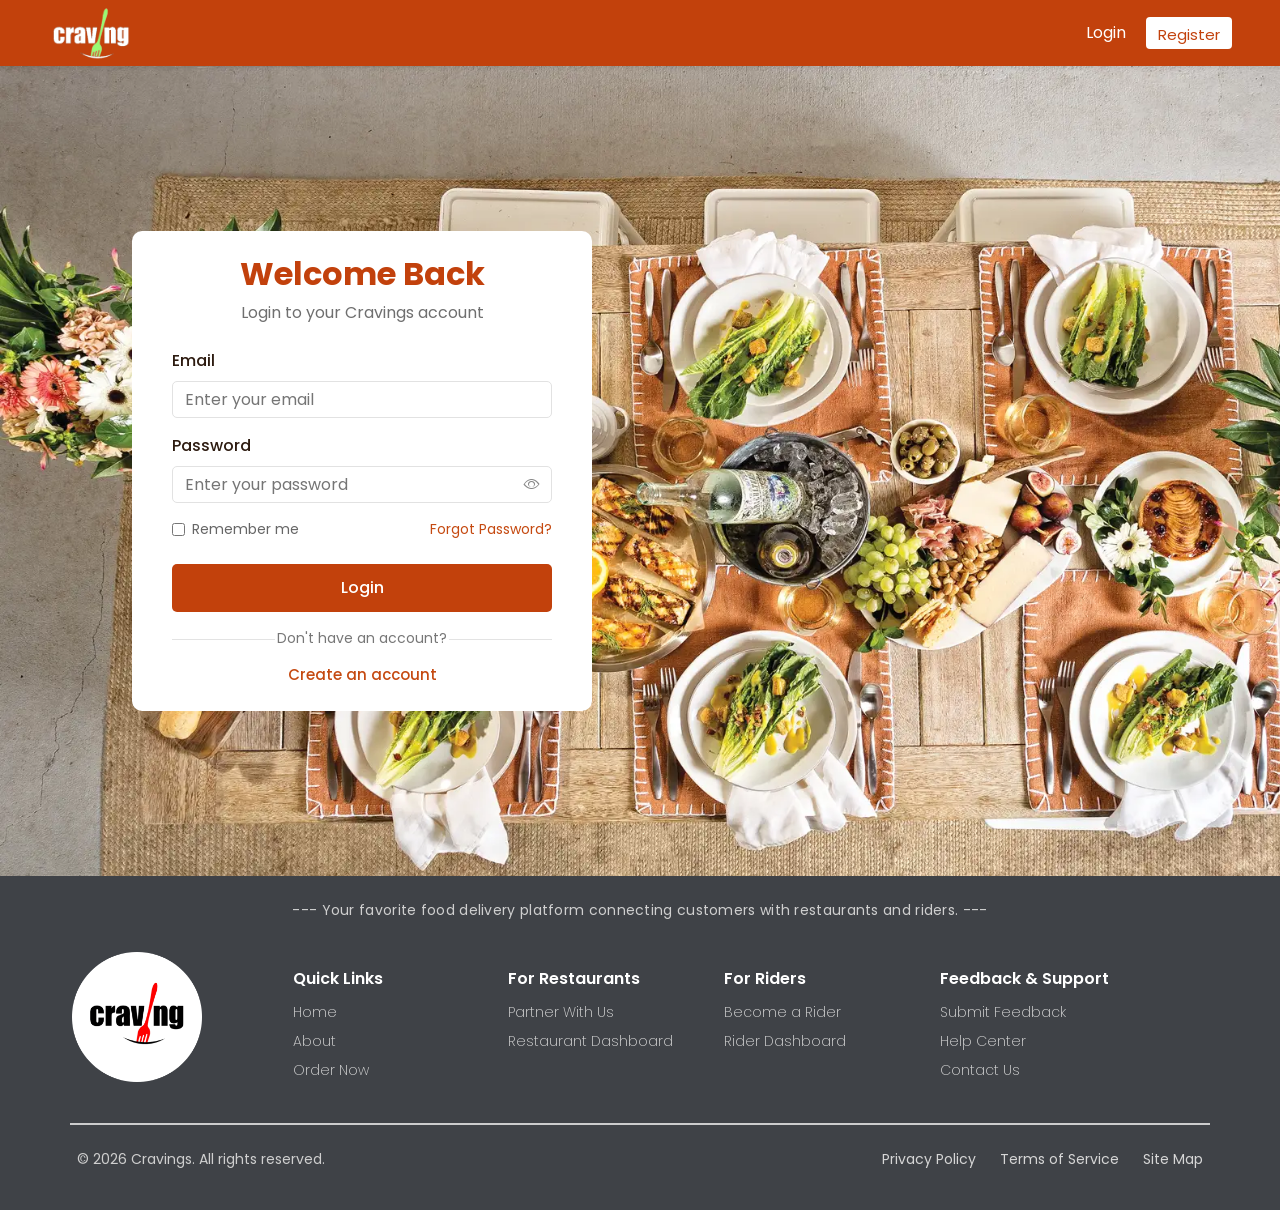
<file: Craving/login.html>
<!DOCTYPE html>
<html lang="en">
<head>
    <meta charset="UTF-8">
    <meta name="viewport" content="width=device-width, initial-scale=1.0">
    <title>Cravings</title>
    <link rel="stylesheet" href="https://cdn.jsdelivr.net/npm/bootstrap@5.3.3/dist/css/bootstrap.min.css">
    <link rel="stylesheet" href="https://cdn.jsdelivr.net/npm/bootstrap-icons@1.11.3/font/bootstrap-icons.css">
    <link href="https://fonts.googleapis.com/css2?family=Poppins:wght@400;500;600;700&display=swap" rel="stylesheet">
    <link rel="stylesheet" href="css/style.css">
</head>
<body>

    <nav class="navbar navbar-cravings d-flex align-items-center justify-content-between sticky-top shadow-sm">
        <div class="container-fluid px-4">
            <a class="navbar-brand" href="index.html">
                <img src="images/logo-light.png" alt="Cravings" class="navbar-logo" />
            </a>

            <div class="d-flex align-items-center justify-content-center gap-2 nav-links">
                <a href="login.html" class="navbar-login-link">Login</a>
                <a href="register.html" class="btn-register-pill">Register</a>
            </div>
        </div>
    </nav>


    <div class="login-bg container-fluid">
        <div class="login-card">
            <h2 class="login-title">Welcome Back</h2>
            <p class="login-subtitle">Login to your Cravings account</p>

            <div class="login-field">
                <label>Email</label>
                <input type="email" placeholder="Enter your email">
            </div>

            <div class="login-field">
                <label>Password</label>
                <div class="password-box">
                    <input type="password" placeholder="Enter your password">
                    <i class="bi bi-eye"></i>
                </div>

            </div>

            <div class="login-row">
                <div class="remember">
                    <input type="checkbox">
                    <span>Remember me</span>
                </div>
                <a href="#" class="forgot">Forgot Password?</a>
            </div>

            <button class="login-btn">Login</button>

            <div class="dontAccount">
                <span>Don't have an account?</span>
            </div>

            <a href="../Craving/register.html" class="create">Create an account</a>
        </div>
    </div>


    <footer class="footer pt-4 pb-4">

        <p class="tagline text-center mb-5">--- Your favorite food delivery platform connecting customers with restaurants and riders. ---</p>

        <div class="footer-container container">

            <div class="row align-items-start justify-content-between gy-4">

                <div class="logo-section col-12 col-md-3 col-lg-2 d-flex justify-content-center justify-content-md-start">
                    <div class="logo-circle d-flex align-items-center justify-content-center">
                        <img src="images/circleLogo.png" class="img-fluid" alt="logo">
                    </div>
                </div>

                <div class="footer-col col-6 col-md-2">
                    <h4>Quick Links</h4>
                    <div class="d-flex flex-column gap-2">
                        <a href="../Craving/index.html">Home</a>
                        <a href="../Craving/about.html">About</a>
                        <a href="../Craving/order-now.html">Order Now</a>
                    </div>
                </div>

                <div class="footer-col col-6 col-md-2">
                    <h4>For Restaurants</h4>
                    <div class="d-flex flex-column gap-2">
                        <a href="#">Partner With Us</a>
                        <a href="#">Restaurant Dashboard</a>
                    </div>
                </div>

                <div class="footer-col col-6 col-md-2">
                    <h4>For Riders</h4>
                    <div class="d-flex flex-column gap-2">
                        <a href="#">Become a Rider</a>
                        <a href="#">Rider Dashboard</a>
                    </div>
                </div>

                <div class="footer-col col-6 col-md-3">
                    <h4>Feedback & Support</h4>
                    <div class="d-flex flex-column gap-2">
                        <a href="../Craving/feedback.html">Submit Feedback</a>
                        <a href="../Craving/help-center.html">Help Center</a>
                        <a href="../Craving/contact.html">Contact Us</a>
                    </div>
                </div>
            </div>
        </div>

        <div class="divider container my-4"></div>
        
        <div class="bottom-bar container d-flex flex-column flex-md-row justify-content-between align-items-center pb-3">
            <p class="mb-2 mb-md-0">© 2026 Cravings. All rights reserved.</p>
            <div class="legal-links d-flex gap-4">
                <a href="../Craving/privacy-policy.html">Privacy Policy</a>
                <a href="../Craving/terms-of-service.html">Terms of Service</a>
                <a href="../Craving/sitemap.html">Site Map</a>
            </div>
        </div>
    </footer>

    <script src="https://cdn.jsdelivr.net/npm/bootstrap@5.3.3/dist/js/bootstrap.bundle.min.js"></script>
</body>
</html>
</file>
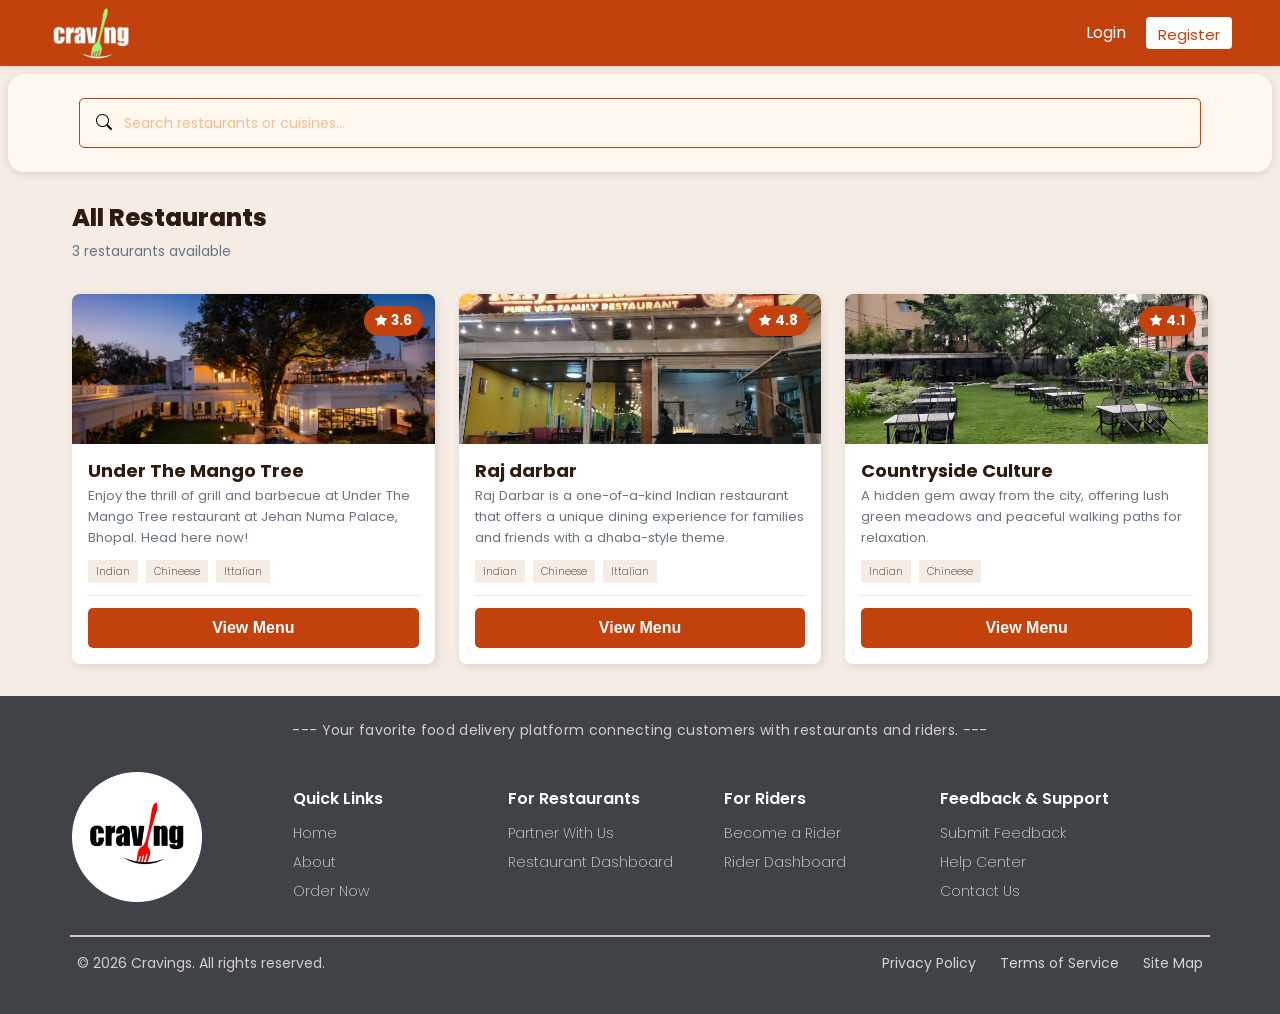
<file: Craving/order-now.html>
<!DOCTYPE html>
<html lang="en">
<head>
    <meta charset="UTF-8">
    <meta name="viewport" content="width=device-width, initial-scale=1.0">
    <title>Cravings</title>
    <link rel="stylesheet" href="https://cdn.jsdelivr.net/npm/bootstrap@5.3.3/dist/css/bootstrap.min.css">
    <link rel="stylesheet" href="https://cdn.jsdelivr.net/npm/bootstrap-icons@1.11.3/font/bootstrap-icons.css">
    <link href="https://fonts.googleapis.com/css2?family=Poppins:wght@400;500;600;700&display=swap" rel="stylesheet">
    <link rel="stylesheet" href="css/style.css">
</head>
<body class="on-page">

    <nav class="navbar navbar-cravings d-flex align-items-center justify-content-between sticky-top shadow-sm">
        <div class="container-fluid px-4">

            <a class="navbar-brand" href="index.html">
                <img src="images/logo-light.png" alt="Cravings" class="navbar-logo" />
            </a>

            <div class="d-flex align-items-center justify-content-center gap-2 nav-links">
                <a href="login.html" class="navbar-login-link">Login</a>
                <a href="register.html" class="btn-register-pill">Register</a>
            </div>

        </div>
    </nav>


    <div class="on-search-strip">
      <div class="on-search-wrap">
        <i class="bi bi-search on-search-icon"></i>
        <input
          type="text"
          class="on-search-input"
          placeholder="Search restaurants or cuisines..."
        />
      </div>
    </div>

    <main class="on-main">

      <div class="on-heading">
        <h2 class="on-title">All Restaurants</h2>
        <p class="on-count">3 restaurants available</p>
      </div>

      <div class="on-grid">

        <!-- Card 1 -->
        <div class="on-card">
          <div class="on-card-img-wrap">
            <img src="images/restaurant-Image-1.avif"
                class="on-card-img"
                alt="Under The Mango Tree" />
            <div class="on-rating-badge">
              <i class="bi bi-star-fill on-star"></i> 3.6
            </div>
          </div>
          <div class="on-card-body">
            <h4 class="on-card-name">Under The Mango Tree</h4>
            <p class="on-card-desc">
              Enjoy the thrill of grill and barbecue at Under The Mango Tree
              restaurant at Jehan Numa Palace, Bhopal. Head here now!
            </p>
            <div class="on-tags">
              <span class="on-tag">Indian</span>
              <span class="on-tag">Chineese</span>
              <span class="on-tag">Ittalian</span>
            </div>
            <div class="on-divider"></div>
            <a href="#" class="on-view-btn">View Menu</a>
          </div>
        </div>

        <!-- Card 2 -->
        <div class="on-card">
          <div class="on-card-img-wrap">
            <img src="images/restaurant-Image-2.webp"
                class="on-card-img"
                alt="Raj Darbar" />
            <div class="on-rating-badge">
              <i class="bi bi-star-fill on-star"></i> 4.8
            </div>
          </div>
          <div class="on-card-body">
            <h4 class="on-card-name">Raj darbar</h4>
            <p class="on-card-desc">
              Raj Darbar is a one-of-a-kind Indian restaurant that offers a
              unique dining experience for families and friends with a
              dhaba-style theme.
            </p>
            <div class="on-tags">
              <span class="on-tag">Indian</span>
              <span class="on-tag">Chineese</span>
              <span class="on-tag">Ittalian</span>
            </div>
            <div class="on-divider"></div>
            <a href="#" class="on-view-btn">View Menu</a>
          </div>
        </div>

        <!-- Card 3 -->
        <div class="on-card">
          <div class="on-card-img-wrap">
            <img src="images/restaurant-Image-3.webp"
                class="on-card-img"
                alt="Countryside Culture" />
            <div class="on-rating-badge">
              <i class="bi bi-star-fill on-star"></i> 4.1
            </div>
          </div>
          <div class="on-card-body">
            <h4 class="on-card-name">Countryside Culture</h4>
            <p class="on-card-desc">
              A hidden gem away from the city, offering lush green meadows
              and peaceful walking paths for relaxation.
            </p>
            <div class="on-tags">
              <span class="on-tag">Indian</span>
              <span class="on-tag">Chineese</span>
            </div>
            <div class="on-divider"></div>
            <a href="#" class="on-view-btn">View Menu</a>
          </div>
        </div>

      </div>
    </main>


    <footer class="footer pt-4 pb-4">
        <p class="tagline text-center mb-5">--- Your favorite food delivery platform connecting customers with restaurants and riders. ---</p>

        <div class="footer-container container">

            <div class="row align-items-start justify-content-between gy-4">

                <div class="logo-section col-12 col-md-3 col-lg-2 d-flex justify-content-center justify-content-md-start">
                    <div class="logo-circle d-flex align-items-center justify-content-center">
                        <img src="images/circleLogo.png" class="img-fluid" alt="logo">
                    </div>
                </div>

                <div class="footer-col col-6 col-md-2">
                    <h4>Quick Links</h4>
                    <div class="d-flex flex-column gap-2">
                        <a href="../Craving/index.html">Home</a>
                        <a href="../Craving/about.html">About</a>
                        <a href="../Craving/order-now.html">Order Now</a>
                    </div>
                </div>

                <div class="footer-col col-6 col-md-2">
                    <h4>For Restaurants</h4>
                    <div class="d-flex flex-column gap-2">
                        <a href="#">Partner With Us</a>
                        <a href="#">Restaurant Dashboard</a>
                    </div>
                </div>

                <div class="footer-col col-6 col-md-2">
                    <h4>For Riders</h4>
                    <div class="d-flex flex-column gap-2">
                        <a href="#">Become a Rider</a>
                        <a href="#">Rider Dashboard</a>
                    </div>
                </div>

                <div class="footer-col col-6 col-md-3">
                    <h4>Feedback & Support</h4>
                    <div class="d-flex flex-column gap-2">
                        <a href="../Craving/feedback.html">Submit Feedback</a>
                        <a href="../Craving/help-center.html">Help Center</a>
                        <a href="../Craving/contact.html">Contact Us</a>
                    </div>
                </div>
            </div>
        </div>

        <div class="divider container my-3"></div>
        
        <div class="bottom-bar container d-flex flex-column flex-md-row justify-content-between align-items-center pb-3">
            <p class="mb-2 mb-md-0">© 2026 Cravings. All rights reserved.</p>
            <div class="legal-links d-flex gap-4">
                <a href="../Craving/privacy-policy.html">Privacy Policy</a>
                <a href="../Craving/terms-of-service.html">Terms of Service</a>
                <a href="../Craving/sitemap.html">Site Map</a>
            </div>
        </div>
    </footer>

    <script src="https://cdn.jsdelivr.net/npm/bootstrap@5.3.3/dist/js/bootstrap.bundle.min.js"></script>
</body>
</html>
</file>
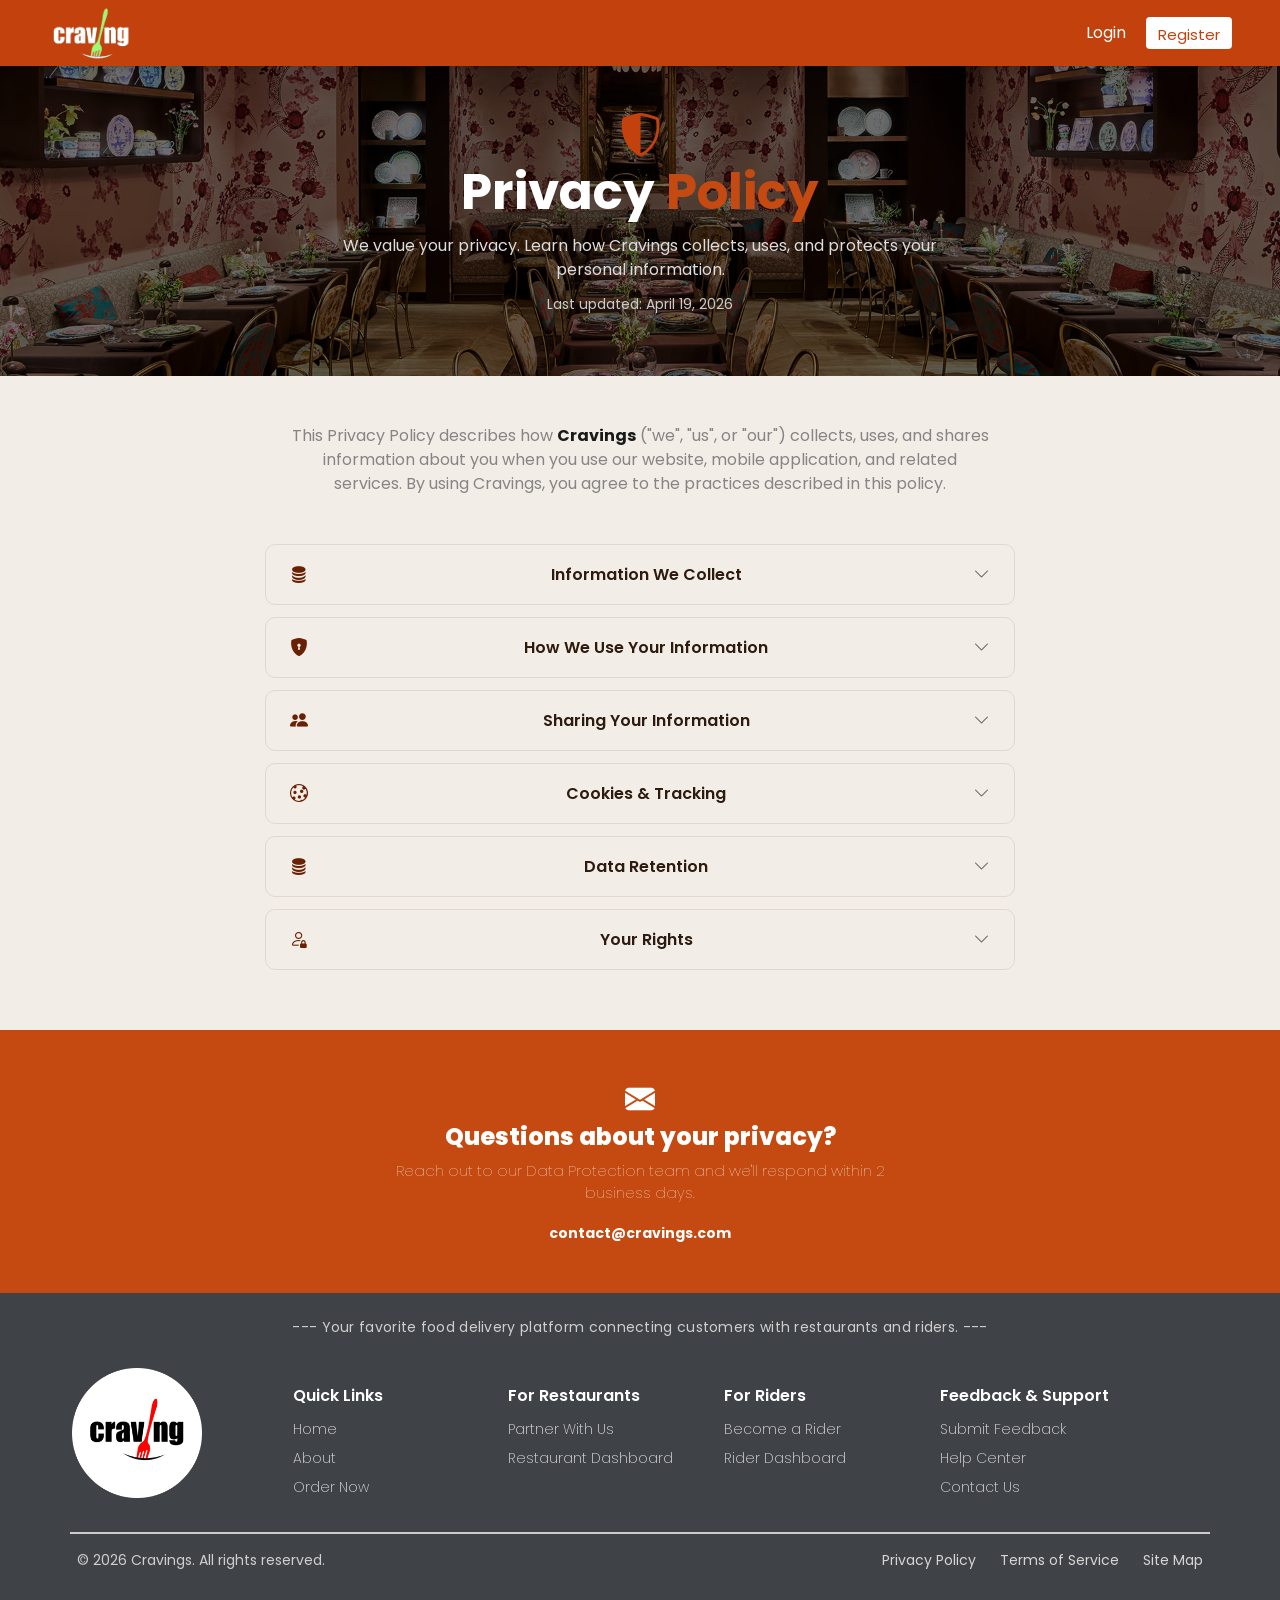
<file: Craving/privacy-policy.html>
<!DOCTYPE html>
<html lang="en">
<head>
    <meta charset="UTF-8">
    <meta name="viewport" content="width=device-width, initial-scale=1.0">
     <title>Cravings</title>
    <link rel="stylesheet" href="https://cdn.jsdelivr.net/npm/bootstrap@5.3.3/dist/css/bootstrap.min.css">
    <link rel="stylesheet" href="https://cdn.jsdelivr.net/npm/bootstrap-icons@1.11.3/font/bootstrap-icons.css">
    <link href="https://fonts.googleapis.com/css2?family=Poppins:wght@400;500;600;700&display=swap" rel="stylesheet">
    <link rel="stylesheet" href="css/style.css">
</head>
<body>
    
    <nav class="navbar navbar-cravings d-flex align-items-center justify-content-between sticky-top shadow-sm">
        <div class="container-fluid px-4">

            <a class="navbar-brand" href="index.html">
                <img src="images/logo-light.png" alt="Cravings" class="navbar-logo" />
            </a>

            <div class="d-flex align-items-center justify-content-center gap-2 nav-links">
                <a href="login.html" class="navbar-login-link">Login</a>
                <a href="register.html" class="btn-register-pill">Register</a>
            </div>

        </div>
    </nav>

    <div class="pp-hero">
        <div class="pp-hero-overlay">
            <h1 class="pp-title">
                <i class="bi bi-shield-shaded tos-hero-icon"></i>
                <span class="pp-white">Privacy</span>
                <span class="pp-orange"> Policy</span>
            </h1>

            <p class="pp-subtitle">
            We value your privacy. Learn how Cravings collects, uses, and protects your  <br> personal information.
            </p>

            <p class="pp-date">
            Last updated: April 19, 2026
            </p>

        </div>

    </div>

    <div class="pp-content">
        <p class="pp-intro">
            This Privacy Policy describes how <strong>Cravings</strong> ("we", "us", or "our")
            collects, uses, and shares information about you when you use our website,
            mobile application, and related services. By using Cravings, you agree to
            the practices described in this policy.
        </p>
        <div class="pp-accordion">
            <div class="pp-item">
                <i class="bi bi-database-fill pp-icon"></i>
                <span>Information We Collect</span>
                <i class="bi bi-chevron-down pp-arrow"></i>
            </div>

            <div class="pp-item">
                <i class="bi bi-shield-lock-fill pp-icon"></i>
                <span>How We Use Your Information</span>
                <i class="bi bi-chevron-down pp-arrow"></i>
            </div>

            <div class="pp-item">
                <i class="bi bi-people-fill pp-icon"></i>
                <span>Sharing Your Information</span>
                <i class="bi bi-chevron-down pp-arrow"></i>
            </div>

            <div class="pp-item">
                <i class="bi bi-cookie pp-icon"></i>
                <span>Cookies & Tracking</span>
                <i class="bi bi-chevron-down pp-arrow"></i>
            </div>

            <div class="pp-item">
                <i class="bi bi-database-fill pp-icon"></i>
                <span>Data Retention</span>
                <i class="bi bi-chevron-down pp-arrow"></i>
            </div>

            <div class="pp-item">
                <i class="bi bi-person-lock pp-icon"></i>
                <span>Your Rights</span>
                <i class="bi bi-chevron-down pp-arrow"></i>
            </div>
        </div>
    </div>

    <div class="pp-contact">
        <i class="bi bi-envelope-fill pp-mail-icon"></i>
        <h2>Questions about your privacy?</h2>
        <p>
            Reach out to our Data Protection team and we'll respond within 2 <br> business days.
        </p>
        <strong>contact@cravings.com</strong>
    </div>


    <footer class="footer pt-4 pb-4">
        <p class="tagline text-center mb-5">--- Your favorite food delivery platform connecting customers with restaurants and riders. ---</p>

        <div class="footer-container container">

            <div class="row align-items-start justify-content-between gy-4">

                <div class="logo-section col-12 col-md-3 col-lg-2 d-flex justify-content-center justify-content-md-start">
                    <div class="logo-circle d-flex align-items-center justify-content-center">
                        <img src="images/circleLogo.png" class="img-fluid" alt="logo">
                    </div>
                </div>

                <div class="footer-col col-6 col-md-2">
                    <h4>Quick Links</h4>
                    <div class="d-flex flex-column gap-2">
                        <a href="../Craving/index.html">Home</a>
                        <a href="../Craving/about.html">About</a>
                        <a href="../Craving/order-now.html">Order Now</a>
                    </div>
                </div>

                <div class="footer-col col-6 col-md-2">
                    <h4>For Restaurants</h4>
                    <div class="d-flex flex-column gap-2">
                        <a href="#">Partner With Us</a>
                        <a href="#">Restaurant Dashboard</a>
                    </div>
                </div>

                <div class="footer-col col-6 col-md-2">
                    <h4>For Riders</h4>
                    <div class="d-flex flex-column gap-2">
                        <a href="#">Become a Rider</a>
                        <a href="#">Rider Dashboard</a>
                    </div>
                </div>

                <div class="footer-col col-6 col-md-3">
                    <h4>Feedback & Support</h4>
                    <div class="d-flex flex-column gap-2">
                        <a href="../Craving/feedback.html">Submit Feedback</a>
                        <a href="../Craving/help-center.html">Help Center</a>
                        <a href="../Craving/contact.html">Contact Us</a>
                    </div>
                </div>
            </div>
        </div>

        <div class="divider container my-3"></div>
        
        <div class="bottom-bar container d-flex flex-column flex-md-row justify-content-between align-items-center pb-3">
            <p class="mb-2 mb-md-0">© 2026 Cravings. All rights reserved.</p>
            <div class="legal-links d-flex gap-4">
                <a href="../Craving/privacy-policy.html">Privacy Policy</a>
                <a href="../Craving/terms-of-service.html">Terms of Service</a>
                <a href="../Craving/sitemap.html">Site Map</a>
            </div>
        </div>
    </footer>

    <script src="https://cdn.jsdelivr.net/npm/bootstrap@5.3.3/dist/js/bootstrap.bundle.min.js"></script>

</body>
</html>
</file>
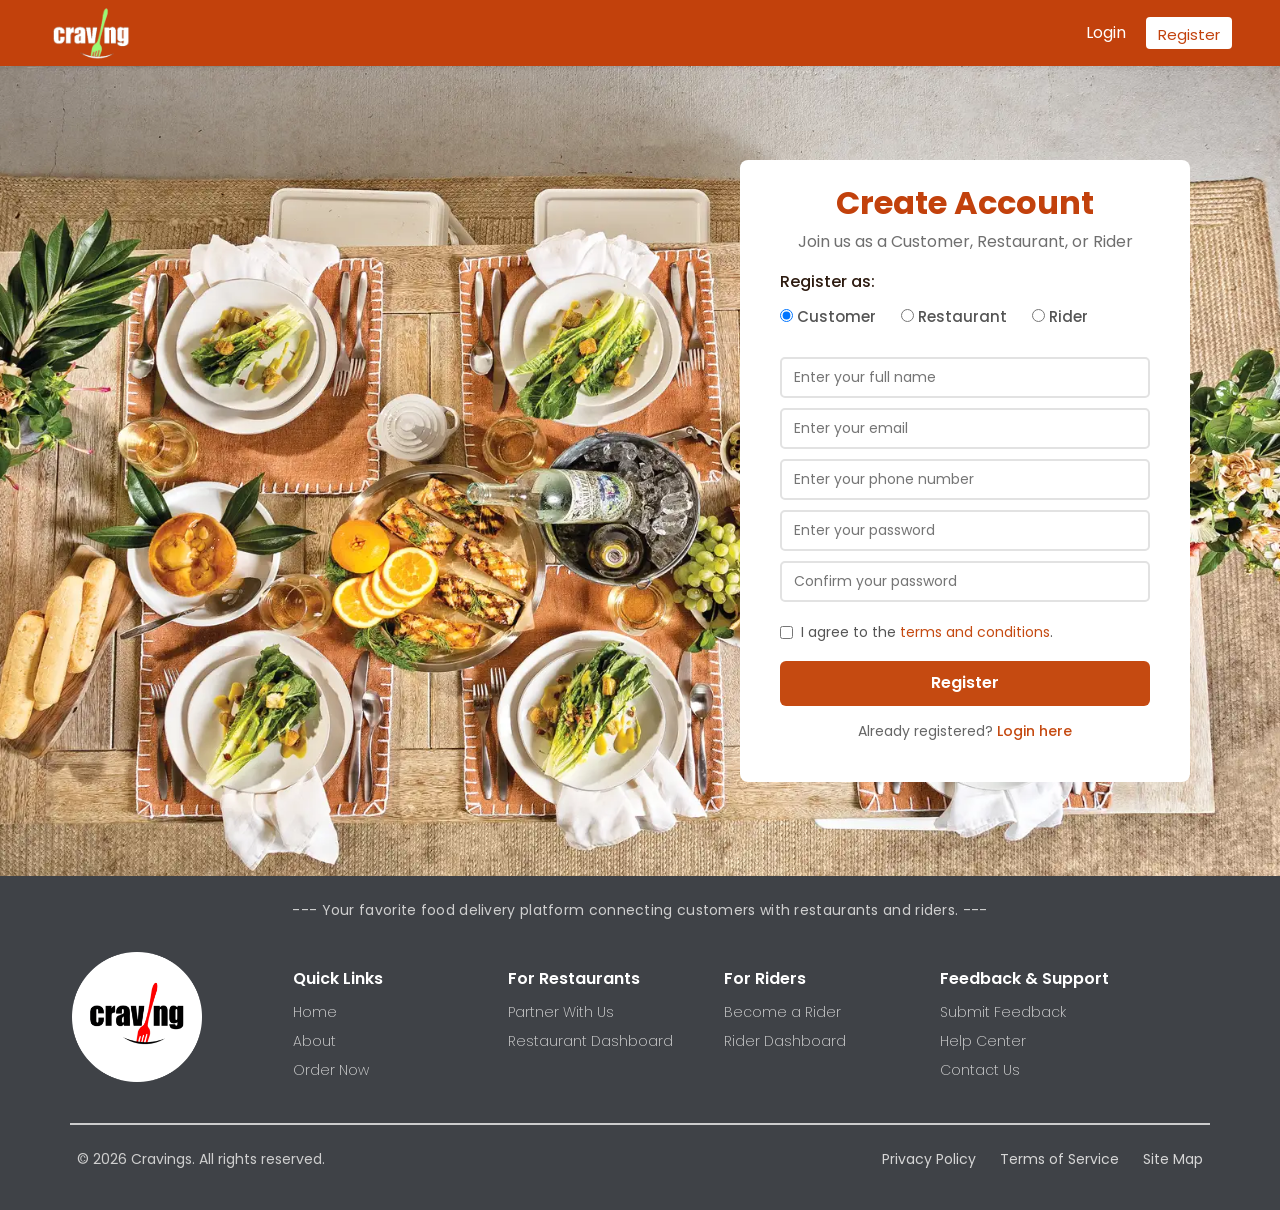
<file: Craving/register.html>
<!DOCTYPE html>
<html lang="en">
<head>
    <meta charset="UTF-8">
    <meta name="viewport" content="width=device-width, initial-scale=1.0">
    <title>Cravings</title>
    <link rel="stylesheet" href="https://cdn.jsdelivr.net/npm/bootstrap@5.3.3/dist/css/bootstrap.min.css">
    <link rel="stylesheet" href="https://cdn.jsdelivr.net/npm/bootstrap-icons@1.11.3/font/bootstrap-icons.css">
    <link href="https://fonts.googleapis.com/css2?family=Poppins:wght@400;500;600;700&display=swap" rel="stylesheet">
    <link rel="stylesheet" href="css/style.css">
</head>
<body>
    <nav class="navbar navbar-cravings d-flex align-items-center justify-content-between sticky-top shadow-sm">
        <div class="container-fluid px-4">
            <a class="navbar-brand" href="index.html">
                <img src="images/logo-light.png" alt="Cravings" class="navbar-logo" />
            </a>

            <div class="d-flex align-items-center justify-content-center gap-2 nav-links">
                <a href="login.html" class="navbar-login-link">Login</a>
                <a href="register.html" class="btn-register-pill">Register</a>
            </div>
        </div>
    </nav>


    <div class="register-bg">
        <div class="register-card">
            <h2 class="title">Create Account</h2>
            <p class="subtitle">Join us as a Customer, Restaurant, or Rider</p>

            <div class="role-section">
                <label>Register as:</label>

                <div class="roles">
                    <label class="radio">
                        <input type="radio" name="role" checked>
                        <span>Customer</span>
                    </label>

                    <label class="radio">
                        <input type="radio" name="role">
                        <span>Restaurant</span>
                    </label>

                    <label class="radio">
                        <input type="radio" name="role">
                        <span>Rider</span>
                    </label>
                </div>
            </div>

            <input type="text" placeholder="Enter your full name" class="input">
            <input type="email" placeholder="Enter your email" class="input">
            <input type="text" placeholder="Enter your phone number" class="input">
            <input type="password" placeholder="Enter your password" class="input">
            <input type="password" placeholder="Confirm your password" class="input">

            <div class="terms">
                <input type="checkbox">
                <span>I agree to the <a href="#">terms and conditions</a>.</span>
            </div>

            <button class="btn-register">Register</button>

            <p class="login-text">
                Already registered?
                <a href="../Craving/login.html">Login here</a>
            </p>

        </div>
    </div>

    <footer class="footer pt-4 pb-4">

        <p class="tagline text-center mb-5">--- Your favorite food delivery platform connecting customers with restaurants and riders. ---</p>

        <div class="footer-container container">

            <div class="row align-items-start justify-content-between gy-4">

                <div class="logo-section col-12 col-md-3 col-lg-2 d-flex justify-content-center justify-content-md-start">
                    <div class="logo-circle d-flex align-items-center justify-content-center">
                        <img src="images/circleLogo.png" class="img-fluid" alt="logo">
                    </div>
                </div>

                <div class="footer-col col-6 col-md-2">
                    <h4>Quick Links</h4>
                    <div class="d-flex flex-column gap-2">
                        <a href="../Craving/index.html">Home</a>
                        <a href="../Craving/about.html">About</a>
                        <a href="../Craving/order-now.html">Order Now</a>
                    </div>
                </div>

                <div class="footer-col col-6 col-md-2">
                    <h4>For Restaurants</h4>
                    <div class="d-flex flex-column gap-2">
                        <a href="#">Partner With Us</a>
                        <a href="#">Restaurant Dashboard</a>
                    </div>
                </div>

                <div class="footer-col col-6 col-md-2">
                    <h4>For Riders</h4>
                    <div class="d-flex flex-column gap-2">
                        <a href="#">Become a Rider</a>
                        <a href="#">Rider Dashboard</a>
                    </div>
                </div>

                <div class="footer-col col-6 col-md-3">
                    <h4>Feedback & Support</h4>
                    <div class="d-flex flex-column gap-2">
                        <a href="../Craving/feedback.html">Submit Feedback</a>
                        <a href="../Craving/help-center.html">Help Center</a>
                        <a href="../Craving/contact.html">Contact Us</a>
                    </div>
                </div>
            </div>
        </div>

        <div class="divider container my-4"></div>
        
        <div class="bottom-bar container d-flex flex-column flex-md-row justify-content-between align-items-center pb-3">
            <p class="mb-2 mb-md-0">© 2026 Cravings. All rights reserved.</p>
            <div class="legal-links d-flex gap-4">
               <a href="../Craving/privacy-policy.html">Privacy Policy</a>
               <a href="../Craving/terms-of-service.html">Terms of Service</a>
               <a href="../Craving/sitemap.html">Site Map</a>
            </div>
        </div>
    </footer>

    <script src="https://cdn.jsdelivr.net/npm/bootstrap@5.3.3/dist/js/bootstrap.bundle.min.js"></script>
</body>
</html>
</file>
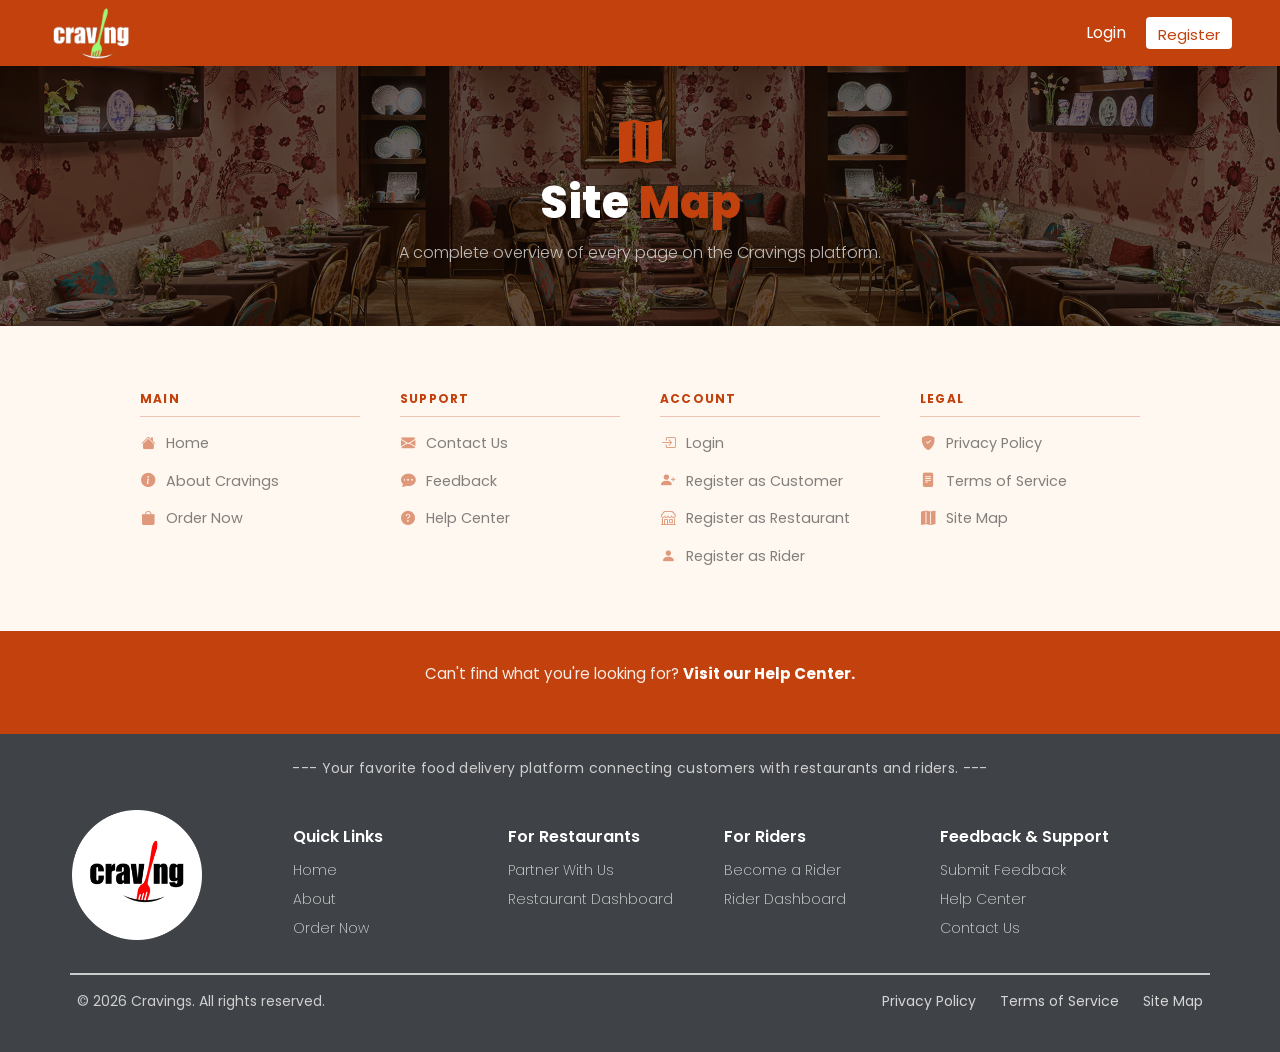
<file: Craving/sitemap.html>
<!DOCTYPE html>
<html lang="en">
<head>
    <meta charset="UTF-8">
    <meta name="viewport" content="width=device-width, initial-scale=1.0">
    <title>Cravings</title>
    <link rel="stylesheet" href="https://cdn.jsdelivr.net/npm/bootstrap@5.3.3/dist/css/bootstrap.min.css">
    <link rel="stylesheet" href="https://cdn.jsdelivr.net/npm/bootstrap-icons@1.11.3/font/bootstrap-icons.css">
    <link href="https://fonts.googleapis.com/css2?family=Poppins:wght@400;500;600;700&display=swap" rel="stylesheet">
    <link rel="stylesheet" href="css/style.css">
</head>
<body>
    
    <nav class="navbar navbar-cravings d-flex align-items-center justify-content-between sticky-top shadow-sm">
        <div class="container-fluid px-4">

            <a class="navbar-brand" href="index.html">
                <img src="images/logo-light.png" alt="Cravings" class="navbar-logo" />
            </a>

            <div class="d-flex align-items-center justify-content-center gap-2 nav-links">
                <a href="login.html" class="navbar-login-link">Login</a>
                <a href="register.html" class="btn-register-pill">Register</a>
            </div>

        </div>
    </nav>


    <section class="sm-hero">
        <div class="sm-hero-overlay"></div>
        <div class="sm-hero-content">
            <i class="bi bi-map-fill sm-hero-icon"></i>
            <h4 class="sm-hero-title">Site <span class="sm-orange">Map</span></h4>
            <p class="sm-hero-sub">A complete overview of every page on the Cravings platform.</p>
        </div>
    </section>

    <section class="sm-grid-section">
        <div class="sm-container">
            <div class="sm-grid">
                <div class="sm-col">
                    <p class="sm-col-head">MAIN</p>
                    <a href="index.html" class="sm-link">
                        <i class="bi bi-house-fill sm-link-icon"></i> Home
                    </a>
                    <a href="about.html" class="sm-link">
                        <i class="bi bi-info-circle-fill sm-link-icon"></i> About Cravings
                    </a>
                    <a href="order-now.html" class="sm-link">
                        <i class="bi bi-bag-fill sm-link-icon"></i> Order Now
                    </a>
                </div>

                <div class="sm-col">
                    <p class="sm-col-head">SUPPORT</p>
                    <a href="contact.html" class="sm-link">
                        <i class="bi bi-envelope-fill sm-link-icon"></i> Contact Us
                    </a>
                    <a href="feedback.html" class="sm-link">
                        <i class="bi bi-chat-dots-fill sm-link-icon"></i> Feedback
                    </a>
                    <a href="help-center.html" class="sm-link">
                        <i class="bi bi-question-circle-fill sm-link-icon"></i> Help Center
                    </a>
                </div>

                <div class="sm-col">
                    <p class="sm-col-head">ACCOUNT</p>
                    <a href="login.html" class="sm-link">
                        <i class="bi bi-box-arrow-in-right sm-link-icon"></i> Login
                    </a>
                    <a href="register.html" class="sm-link">
                        <i class="bi bi-person-plus-fill sm-link-icon"></i> Register as Customer
                    </a>
                    <a href="register.html" class="sm-link">
                        <i class="bi bi-shop sm-link-icon"></i> Register as Restaurant
                    </a>
                    <a href="register.html" class="sm-link">
                        <i class="bi bi-person-fill sm-link-icon"></i> Register as Rider
                    </a>
                </div>

                <div class="sm-col">
                    <p class="sm-col-head">LEGAL</p>
                    <a href="privacy-policy.html" class="sm-link">
                        <i class="bi bi-shield-fill-check sm-link-icon"></i> Privacy Policy
                    </a>
                    <a href="terms-of-service.html" class="sm-link">
                        <i class="bi bi-file-text-fill sm-link-icon"></i> Terms of Service
                    </a>
                    <a href="sitemap.html" class="sm-link">
                        <i class="bi bi-map-fill sm-link-icon"></i> Site Map
                    </a>
                </div>

            </div>
        </div>
    </section>

    <section class="sm-bottom-bar">
        <p class="sm-bottom-text">
        Can't find what you're looking for?
        <a href="help-center.html" class="sm-bottom-link">Visit our Help Center.</a>
        </p>
    </section>


    <footer class="footer pt-4 pb-4">
        <p class="tagline text-center mb-5">--- Your favorite food delivery platform connecting customers with restaurants and riders. ---</p>

        <div class="footer-container container">

            <div class="row align-items-start justify-content-between gy-4">

                <div class="logo-section col-12 col-md-3 col-lg-2 d-flex justify-content-center justify-content-md-start">
                    <div class="logo-circle d-flex align-items-center justify-content-center">
                        <img src="images/circleLogo.png" class="img-fluid" alt="logo">
                    </div>
                </div>

                <div class="footer-col col-6 col-md-2">
                    <h4>Quick Links</h4>
                    <div class="d-flex flex-column gap-2">
                        <a href="../Craving/index.html">Home</a>
                        <a href="../Craving/about.html">About</a>
                        <a href="../Craving/order-now.html">Order Now</a>
                    </div>
                </div>

                <div class="footer-col col-6 col-md-2">
                    <h4>For Restaurants</h4>
                    <div class="d-flex flex-column gap-2">
                        <a href="#">Partner With Us</a>
                        <a href="#">Restaurant Dashboard</a>
                    </div>
                </div>

                <div class="footer-col col-6 col-md-2">
                    <h4>For Riders</h4>
                    <div class="d-flex flex-column gap-2">
                        <a href="#">Become a Rider</a>
                        <a href="#">Rider Dashboard</a>
                    </div>
                </div>

                <div class="footer-col col-6 col-md-3">
                    <h4>Feedback & Support</h4>
                    <div class="d-flex flex-column gap-2">
                        <a href="../Craving/feedback.html">Submit Feedback</a>
                        <a href="../Craving/help-center.html">Help Center</a>
                        <a href="../Craving/contact.html">Contact Us</a>
                    </div>
                </div>
            </div>
        </div>

        <div class="divider container my-3"></div>
        
        <div class="bottom-bar container d-flex flex-column flex-md-row justify-content-between align-items-center pb-3">
            <p class="mb-2 mb-md-0">© 2026 Cravings. All rights reserved.</p>
            <div class="legal-links d-flex gap-4">
                <a href="../Craving/privacy-policy.html">Privacy Policy</a>
                <a href="../Craving/terms-of-service.html">Terms of Service</a>
                <a href="../Craving/sitemap.html">Site Map</a>
            </div>
        </div>
    </footer>

    <script src="https://cdn.jsdelivr.net/npm/bootstrap@5.3.3/dist/js/bootstrap.bundle.min.js"></script>

</body>
</html>
</file>
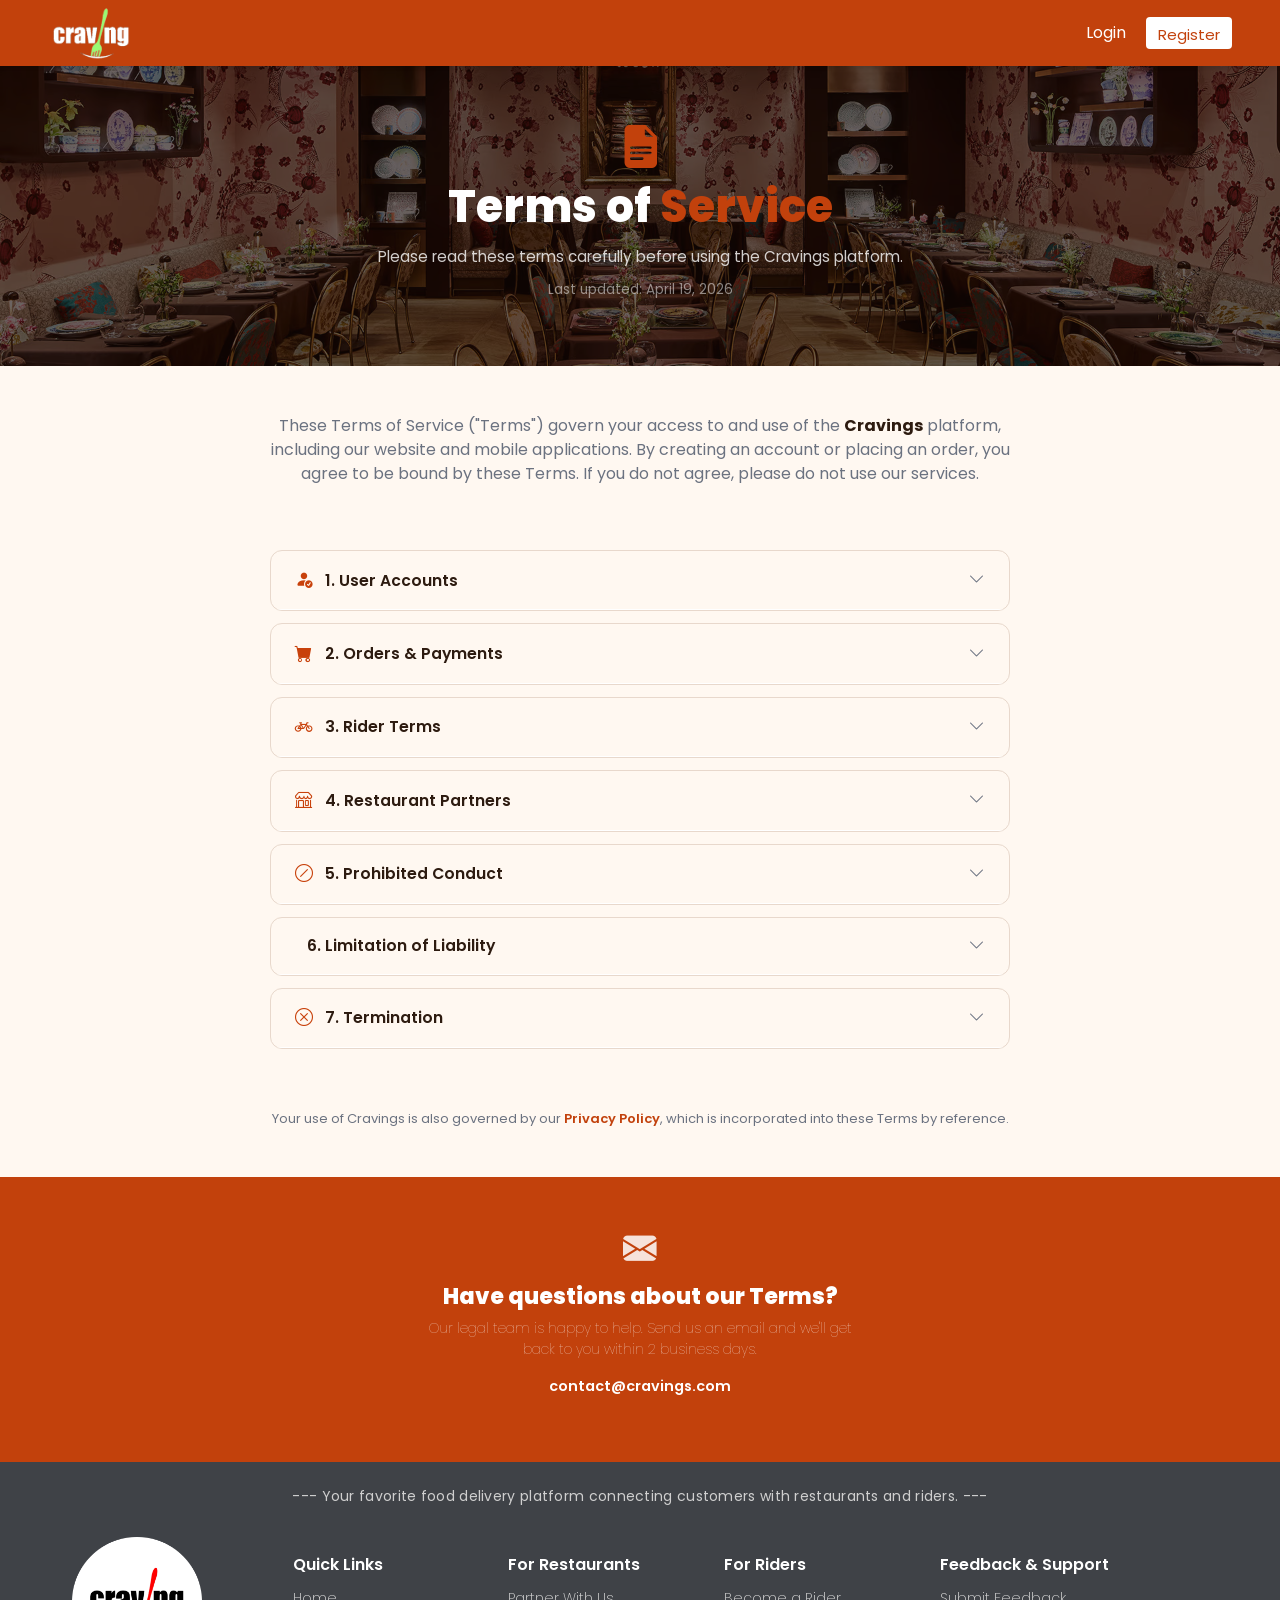
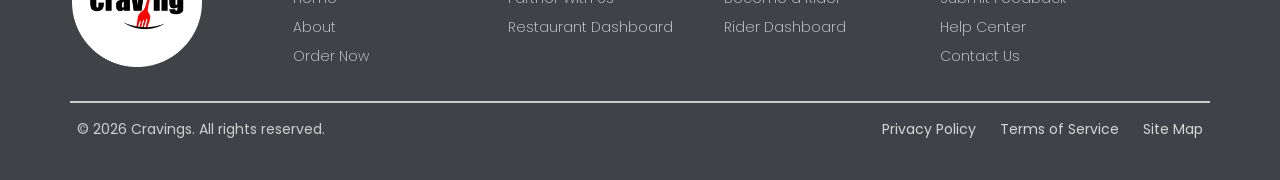
<file: Craving/terms-of-service.html>
<!DOCTYPE html>
<html lang="en">
<head>
    <meta charset="UTF-8">
    <meta name="viewport" content="width=device-width, initial-scale=1.0">
    <title>Cravings</title>
    <link rel="stylesheet" href="https://cdn.jsdelivr.net/npm/bootstrap@5.3.3/dist/css/bootstrap.min.css">
    <link rel="stylesheet" href="https://cdn.jsdelivr.net/npm/bootstrap-icons@1.11.3/font/bootstrap-icons.css">
    <link href="https://fonts.googleapis.com/css2?family=Poppins:wght@400;500;600;700&display=swap" rel="stylesheet">
    <link rel="stylesheet" href="css/style.css">
</head>
<body>

    <nav class="navbar navbar-cravings d-flex align-items-center justify-content-between sticky-top shadow-sm">
        <div class="container-fluid px-4">

            <a class="navbar-brand" href="index.html">
                <img src="images/logo-light.png" alt="Cravings" class="navbar-logo" />
            </a>

            <div class="d-flex align-items-center justify-content-center gap-2 nav-links">
                <a href="login.html" class="navbar-login-link">Login</a>
                <a href="register.html" class="btn-register-pill">Register</a>
            </div>

        </div>
    </nav>

    <section class="tos-hero">
        <div class="tos-hero-overlay"></div>
        <div class="tos-hero-content">
            <i class="bi bi-file-earmark-text-fill tos-hero-icon"></i>
            <h1 class="tos-hero-title">Terms of <span class="tos-orange">Service</span></h1>
            <p class="tos-hero-sub">Please read these terms carefully before using the Cravings platform.</p>
            <p class="tos-hero-date">Last updated: April 19, 2026</p>
        </div>
    </section>

    <section class="tos-intro-section">
        <div class="tos-container">
            <p class="tos-intro-text">
                These Terms of Service ("Terms") govern your access to and use of the
                <strong>Cravings</strong> platform, including our website and mobile applications.
                By creating an account or placing an order, you agree to be bound by these Terms.
                If you do not agree, please do not use our services.
            </p>
        </div>
    </section>

    <section class="tos-accordion-section">
        <div class="tos-container">
            <div class="tos-item" id="item-1">
                <button class="tos-header">
                    <span class="tos-header-left">
                        <i class="bi bi-person-fill-check tos-item-icon"></i>
                        1. User Accounts
                    </span>
                    <i class="bi bi-chevron-down tos-chevron" id="chev-item-1"></i>
                </button>
                <div class="tos-body" id="body-item-1">
                    <ul class="tos-list">
                        <li>You must be at least 18 years old to create a Cravings account.</li>
                        <li>You are responsible for maintaining the confidentiality of your login credentials.</li>
                        <li>You agree to provide accurate, current, and complete information during registration.</li>
                        <li>Cravings reserves the right to suspend or terminate accounts that violate these terms.</li>
                        <li>One person may not operate multiple accounts without prior written consent from Cravings.</li>
                    </ul>
                </div>
            </div>

            <div class="tos-item" id="item-2">
                <button class="tos-header">
                    <span class="tos-header-left">
                        <i class="bi bi-cart-fill tos-item-icon"></i>
                        2. Orders &amp; Payments
                    </span>
                    <i class="bi bi-chevron-down tos-chevron" id="chev-item-2"></i>
                </button>
                <div class="tos-body" id="body-item-2">
                    <ul class="tos-list">
                        <li>All prices displayed are inclusive of applicable taxes unless stated otherwise.</li>
                        <li>Orders are confirmed only after successful payment authorisation.</li>
                        <li>You may cancel an order within 2 minutes of placing it; after that, cancellations are subject to the restaurant's policy.</li>
                        <li>Refunds for failed or incomplete deliveries are processed within 3–5 business days.</li>
                        <li>Cravings is not liable for pricing errors caused by third-party restaurants.</li>
                    </ul>
                </div>
            </div>

            <div class="tos-item" id="item-3">
                <button class="tos-header">
                    <span class="tos-header-left">
                        <i class="bi bi-bicycle tos-item-icon"></i>
                        3. Rider Terms
                    </span>
                    <i class="bi bi-chevron-down tos-chevron" id="chev-item-3"></i>
                </button>
                <div class="tos-body" id="body-item-3">
                    <ul class="tos-list">
                        <li>Riders must hold a valid driving licence and comply with all local traffic laws.</li>
                        <li>Riders are independent contractors and not employees of Cravings.</li>
                        <li>Earnings are calculated per delivery and disbursed weekly to the registered bank account.</li>
                        <li>Fraudulent delivery claims may result in immediate account termination.</li>
                        <li>Riders must maintain a minimum rating of 3.5 stars to remain active on the platform.</li>
                    </ul>
                </div>
            </div>

            <div class="tos-item" id="item-4">
                <button class="tos-header">
                    <span class="tos-header-left">
                        <i class="bi bi-shop tos-item-icon"></i>
                        4. Restaurant Partners
                    </span>
                    <i class="bi bi-chevron-down tos-chevron" id="chev-item-4"></i>
                </button>
                <div class="tos-body" id="body-item-4">
                    <ul class="tos-list">
                        <li>Restaurants must ensure menu information, pricing, and availability are kept up to date.</li>
                        <li>All listed food items must comply with local food safety and hygiene regulations.</li>
                        <li>Cravings charges a commission on each completed order as per the agreed partnership contract.</li>
                        <li>Restaurants are responsible for packaging orders securely to maintain food quality.</li>
                        <li>Persistent poor ratings or hygiene complaints may result in removal from the platform.</li>
                    </ul>
                </div>
            </div>

            <div class="tos-item" id="item-5">
                <button class="tos-header">
                    <span class="tos-header-left">
                        <i class="bi bi-slash-circle tos-item-icon"></i>
                        5. Prohibited Conduct
                    </span>
                    <i class="bi bi-chevron-down tos-chevron" id="chev-item-5"></i>
                </button>
                <div class="tos-body" id="body-item-5">
                    <ul class="tos-list">
                        <li>Attempting to reverse-engineer, scrape, or copy any part of the Cravings platform.</li>
                        <li>Posting false reviews or manipulating the rating system.</li>
                        <li>Using the platform to transmit spam, malware, or harmful content.</li>
                        <li>Impersonating other users, restaurants, or Cravings staff.</li>
                        <li>Engaging in fraudulent transactions or chargebacks without legitimate cause.</li>
                    </ul>
                </div>
            </div>

            <div class="tos-item" id="item-6">
                <button class="tos-header">
                    <span class="tos-header-left">
                        <i class="bi bi-scale-balanced tos-item-icon"></i>
                        6. Limitation of Liability
                    </span>
                    <i class="bi bi-chevron-down tos-chevron" id="chev-item-6"></i>
                </button>
                <div class="tos-body" id="body-item-6">
                    <ul class="tos-list">
                        <li>Cravings is a marketplace connecting customers, restaurants, and riders. We are not the food provider.</li>
                        <li>We are not liable for food quality, allergen information, or preparation standards of partner restaurants.</li>
                        <li>Our total liability for any claim is limited to the value of the order in question.</li>
                        <li>We are not responsible for delays caused by circumstances beyond our control (e.g. traffic, weather).</li>
                        <li>Users assume responsibility for verifying allergen and dietary information with restaurants directly.</li>
                    </ul>
                </div>
            </div>

            <div class="tos-item" id="item-7">
                <button class="tos-header">
                    <span class="tos-header-left">
                        <i class="bi bi-x-circle tos-item-icon"></i>
                        7. Termination
                    </span>
                    <i class="bi bi-chevron-down tos-chevron" id="chev-item-7"></i>
                </button>
                <div class="tos-body" id="body-item-7">
                    <ul class="tos-list">
                        <li>You may close your account at any time via dashboard → Settings.</li>
                        <li>Cravings may suspend or terminate accounts that breach these terms without prior notice.</li>
                        <li>Upon termination, your right to use the platform ceases immediately.</li>
                        <li>Outstanding payments or obligations remain enforceable after termination.</li>
                        <li>Cravings may retain certain data post-termination as required by law.</li>
                    </ul>
                </div>
            </div>
        </div>
    </section>

    <section class="tos-crosslink-section">
        <div class="tos-container">
            <p class="tos-crosslink-text">Your use of Cravings is also governed by our
                <a href="privacy-policy.html" class="tos-crosslink-link">Privacy Policy</a>,
                which is incorporated into these Terms by reference.
            </p>
        </div>
    </section>

    <section class="tos-cta-section">
        <div class="tos-container">
            <i class="bi bi-envelope-fill tos-cta-icon"></i>
            <h3 class="tos-cta-title">Have questions about our Terms?</h3>
            <p class="tos-cta-sub">Our legal team is happy to help. Send us an email and we'll get back to you within 2 business days.</p>
            <p class="tos-cta-email">contact@cravings.com</p>
        </div>
    </section>


    <footer class="footer pt-4 pb-4">
        <p class="tagline text-center mb-5">--- Your favorite food delivery platform connecting customers with restaurants and riders. ---</p>

        <div class="footer-container container">

            <div class="row align-items-start justify-content-between gy-4">

                <div class="logo-section col-12 col-md-3 col-lg-2 d-flex justify-content-center justify-content-md-start">
                    <div class="logo-circle d-flex align-items-center justify-content-center">
                        <img src="images/circleLogo.png" class="img-fluid" alt="logo">
                    </div>
                </div>

                <div class="footer-col col-6 col-md-2">
                    <h4>Quick Links</h4>
                    <div class="d-flex flex-column gap-2">
                        <a href="../Craving/index.html">Home</a>
                        <a href="../Craving/about.html">About</a>
                        <a href="../Craving/order-now.html">Order Now</a>
                    </div>
                </div>

                <div class="footer-col col-6 col-md-2">
                    <h4>For Restaurants</h4>
                    <div class="d-flex flex-column gap-2">
                        <a href="#">Partner With Us</a>
                        <a href="#">Restaurant Dashboard</a>
                    </div>
                </div>

                <div class="footer-col col-6 col-md-2">
                    <h4>For Riders</h4>
                    <div class="d-flex flex-column gap-2">
                        <a href="#">Become a Rider</a>
                        <a href="#">Rider Dashboard</a>
                    </div>
                </div>

                <div class="footer-col col-6 col-md-3">
                    <h4>Feedback & Support</h4>
                    <div class="d-flex flex-column gap-2">
                        <a href="../Craving/feedback.html">Submit Feedback</a>
                        <a href="../Craving/help-center.html">Help Center</a>
                        <a href="../Craving/contact.html">Contact Us</a>
                    </div>
                </div>
            </div>
        </div>

        <div class="divider container my-3"></div>
        
        <div class="bottom-bar container d-flex flex-column flex-md-row justify-content-between align-items-center pb-3">
            <p class="mb-2 mb-md-0">© 2026 Cravings. All rights reserved.</p>
            <div class="legal-links d-flex gap-4">
                <a href="../Craving/privacy-policy.html">Privacy Policy</a>
                <a href="../Craving/terms-of-service.html">Terms of Service</a>
                <a href="../Craving/sitemap.html">Site Map</a>
            </div>
        </div>
    </footer>

    <script src="https://cdn.jsdelivr.net/npm/bootstrap@5.3.3/dist/js/bootstrap.bundle.min.js"></script>

</body>
</html>
</file>
<file: Craving/css/style.css>
:root {
  --color-primary: #c2410c;
  /* Brand orange-red */
  --color-primary-content: #ffffff;
  /* Text on primary background */
  --color-secondary: #6b7280;
  /* Muted gray text */
  --color-neutral: #3f3f46;
  /* Dark sections (footer, bars) */
  --color-neutral-content: #f4f4f5;
  /* Text on dark backgrounds */
  --color-base-100: #fff8f1;
  /* Warm white page background */
  --color-base-200: #f5ede5;
  /* Slightly darker warm white */
  --color-base-300: #e7d9c9;
  /* Borders and dividers */
  --color-base-content: #2d1b10;
  /* Default dark text */
  --color-error: #ef4444;
  /* Red for error states */
  --color-success: #22c55e;
  /* Green for success states */
}

* {
  margin: 0;
  padding: 0;
  box-sizing: border-box;
  font-family: 'Poppins', sans-serif;
}

body {
  font-family: 'Poppins', sans-serif;
  background-color: var(--color-primary-content);
  color: var(--color-base-content);
}


.bg-primary-brand {
  background-color: var(--color-primary) !important;
}

.bg-neutral {
  background-color: var(--color-neutral) !important;
}

.bg-base-100 {
  background-color: var(--color-base-100) !important;
}

.bg-base-200 {
  background-color: var(--color-base-200) !important;
}

.text-primary-brand {
  color: var(--color-primary) !important;
}

.text-muted-brand {
  color: var(--color-secondary) !important;
}

.text-dark-brand {
  color: var(--color-base-content) !important;
}

.text-neutral-content {
  color: var(--color-neutral-content) !important;
}

.border-base {
  border-color: var(--color-base-300) !important;
}

.mw-400 {
  max-width: 400px;
}

.mw-420 {
  max-width: 420px;
}

.mw-600 {
  max-width: 600px;
}

.mw-700 {
  max-width: 700px;
}

.mw-750 {
  max-width: 750px;
}

.mw-1000 {
  max-width: 1000px;
}

.navbar-cravings {
  background-color: var(--color-primary);
  min-height: 64px;
  padding: 0 24px;
}

.navbar-logo {
  height: 56px;
  width: 100%;
  object-fit: contain;
}

.nav-links a {
  text-decoration: none;
}

.navbar-login-link {
  color: var(--color-primary-content);
  padding: 6px 12px;
}

.navbar-login-link:hover {
  border: 1px solid var(--color-primary-content);
  border-radius: 4px;
}

.btn-register-pill {
  color: #c2410c;
  border-radius: 4px;
  padding: 7px 12px 3px 12px;
  font-size: 15px;
  background: var(--color-primary-content);
}

.btn-register-pill:hover {
  background: #c2410c;
  color: var(--color-neutral-content);
  border: 1px solid #fff;
}

.hero-section {
  min-height: 89vh;
  background-image: url('../images/hero-bg.jpg');
  background-size: cover;
  background-position: center;
  background-repeat: no-repeat;
  position: relative;
  display: flex;
  align-items: center;
  justify-content: center;
}

.hero-overlay {
  position: absolute;
  inset: 0;
  background: rgba(0, 0, 0, 0.42);
}

.hero-content {
  position: relative;
  z-index: 2;
  text-align: center;
  padding: 0 16px 0 6px;
  width: 100%;
}

.hero-content h1 {
  font-size: clamp(1.3rem, 5vw, 2.8rem);
  font-weight: 800;
  line-height: 1.2;
  color: var(--color-primary-content);
}

.hero-content .hero-sub {
  color: var(--color-primary-content);
  font-size: 1.2rem;
  font-weight: 400;
}

.btn-hero-primary {
  background-color: var(--color-primary);
  color: var(--color-primary-content);
  font-weight: 500;
  border: none;
  border-radius: 8px;
  padding: 12px 32px;
  text-decoration: none;
  display: inline-block;
}

.btn-hero-primary:hover {
  background-color: #c2400c;
  opacity: 0.9;
  color: var(--color-primary-content);
}

.btn-hero-secondary {
  background-color: var(--color-primary-content);
  color: var(--color-base-content);
  font-weight: 500;
  border: none;
  border-radius: 8px;
  padding: 12px 32px;
  text-decoration: none;
  display: inline-block;
}

.btn-hero-secondary:hover {
  background-color: var(--color-base-100);
  color: var(--color-base-content);
}

.hero-search {
  max-width: 900px;
  width: 100%;
  margin: 0 auto;
}

.hero-search .input-group {
  border-radius: 8px;
  overflow: hidden;
  background: var(--color-base-100);
}

.hero-search .input-group-text {
  background: var(--color-base-100);
  border: none;
  padding-left: 18px;
  color: var(--color-error);
}

.hero-search .form-control {
  background: #fff8f0;
  border: none;
  padding: 12px 16px 12px 0;
  font-size: 1rem;
}

.hero-search .form-control::placeholder {
  color: var(--color-error);
  opacity: 0.6;
}

.hero-search .form-control:focus {
  box-shadow: none;
}


.featured-section {
  background: linear-gradient(180deg, #c2410c 0%, #d4846a 45%, #f0d4c0 75%, #ffffff 100%);
  padding: 48px 0 30px;
}


.restaurant-card {
  border-radius: 12px !important;
  border: none !important;
  overflow: hidden;
  transition: transform 0.22s, box-shadow 0.22s;
}

.restaurant-card:hover {
  transform: translateY(-4px);
  box-shadow: 0 5px 10px rgba(0, 0, 0, 0.18) !important;
}


.card-img-wrap {
  position: relative;
  overflow: hidden;
  background-color: #f5ede5;
  min-height: 190px;
}


.card-img-restaurant {
  width: 100%;
  height: 190px;
  object-fit: cover;
  object-position: center;
  display: block;
  transition: transform 0.3s ease;
}


.rating-badge {
  position: absolute;
  top: 12px;
  right: 12px;
  background-color: #c2410c;
  color: #fff;
  font-weight: 700;
  font-size: 0.85rem;
  padding: 5px 12px;
  border-radius: 20px;
  display: flex;
  align-items: center;
  gap: 4px;
  z-index: 1;
  box-shadow: 0 2px 8px rgba(0, 0, 0, 0.25);
}

.card-body {
  padding: 16px 16px 16px 16px !important;
}


.restaurant-card .card-body h5 {
  font-size: 1rem;
  font-weight: 700;
  margin-bottom: 6px;
}

.restaurant-card .card-body p {
  font-size: 0.82rem;
  line-height: 1.5;
  margin-bottom: 10px;
  color: #6b7280;
}


.badge-cuisine {
  background-color: #e7d9c9;
  color: #2d1b10;
  border: 1.5px solid #e7d9c9;
  border-radius: 6px;
  font-size: 0.75rem;
  padding: 3px 10px;
  font-weight: 300;
  white-space: nowrap;
}


.card-divider {
  border-top: 1.5px solid #e7d9c9;
  margin: 10px 0 12px;
}


.btn-explore {
  background-color: #c2410c;
  color: #fff;
  font-weight: 700;
  border: none;
  border-radius: 8px;
  padding: 11px;
  width: 100%;
  font-size: 0.95rem;
  text-align: center;
  display: block;
  text-decoration: none;
  transition: background-color 0.2s;
  margin-top: auto;
}

.btn-explore:hover {
  background-color: #a3370a;
  color: #fff;
}

@media (max-width: 767.98px) {
  .card-img-restaurant {
    height: 180px;
  }

  .card-img-wrap {
    min-height: 180px;
  }
}

@media (max-width: 575.98px) {
  .card-img-restaurant {
    height: 160px;
  }

  .card-img-wrap {
    min-height: 160px;
  }

  .rating-badge {
    font-size: 0.78rem;
    padding: 4px 9px;
  }
}


.numbers-section {
  background-color: #fdf3ec;
  padding: 64px 0;
}

.numbers-section .text-center h2 {
  font-size: 2rem;
  font-weight: 800;
  color: #1a1a1a;
  margin-bottom: 8px;
}

.numbers-section .text-center p {
  font-size: 0.95rem;
  color: #6b7280;
}


.stat-card {
  background-color: #ffffff;
  border-radius: 16px;
  border: none;
  box-shadow: 0 2px 20px rgba(0, 0, 0, 0.06);
  padding: 32px 32px 32px 32px;
  text-align: left;
  height: 100%;
}

.stat-card:hover {
  box-shadow: 0 4px 30px rgba(0, 0, 0, 0.1);
}


.stat-number-orange {
  color: #c2410c;
  font-size: 3rem;
  font-weight: 800;
  line-height: 1;
  margin-bottom: 12px;
  text-align: center;
}

.stat-number-pink {
  text-align: center;
  color: #db2777;
  font-size: 3rem;
  font-weight: 800;
  line-height: 1;
  margin-bottom: 12px;
}


.stat-title {
  font-weight: 700;
  font-size: 0.95rem;
  color: #1a1a1a;
  margin-bottom: 8px;
  line-height: 1.4;
  text-align: center;
}


.stat-desc {
  font-size: 0.875rem;
  color: #6b7280;
  font-weight: 400;
  line-height: 1.5;
  margin: 0;
  text-align: center;
}


@media (max-width: 991.98px) {

  .stat-number-orange,
  .stat-number-pink {
    font-size: 2.4rem;
  }
}

@media (max-width: 575.98px) {
  .numbers-section {
    padding: 48px 0 56px;
  }

  .stat-number-orange,
  .stat-number-pink {
    font-size: 2rem;
  }

  .stat-card {
    padding: 20px 16px;
  }

  .stat-title {
    font-size: 0.875rem;
  }
}

.testimonials-section {
  background-color: #ffffff;
  padding: 72px 0 50px;
}

.testimonials-section .text-center h2 {
  font-size: 2rem;
  font-weight: 800;
  color: #1a1a1a;
  margin-bottom: 8px;
}

.testimonials-section .text-center p {
  font-size: 0.95rem;
  color: #6b7280;
}

.testimonial-card {
  background-color: #fdf3ec;
  border-radius: 4px;
  border: none;
  padding: 28px 24px 24px 24px;
  box-shadow: 0 4px 24px rgba(194, 100, 50, 0.08),
    0 1px 4px rgba(0, 0, 0, 0.04);
  transition: transform 0.25s ease, box-shadow 0.25s ease;
  height: 100%;
  display: flex;
  flex-direction: column;
}

.testimonial-card:hover {
  /* transform: translateY(-6px); */
  box-shadow: 0 12px 40px rgba(194, 100, 50, 0.16),
    0 4px 12px rgba(0, 0, 0, 0.08);
}

.star-gold {
  color: #fcae27;
  font-size: 1.4rem;
}

.testimonial-card h6 {
  font-size: 1rem;
  font-weight: 700;
  color: #1a1a1a;
  margin-bottom: 10px;
}

.testimonial-card p.text-muted-brand {
  font-size: 0.875rem;
  color: #6b7280;
  line-height: 1.65;
  flex-grow: 1;
}

.testimonial-avatar {
  width: 48px;
  height: 48px;
  border-radius: 50%;
  font-size: 0.9rem;
  font-weight: 700;
  color: #fff;
  display: flex;
  align-items: center;
  justify-content: center;
  flex-shrink: 0;
  letter-spacing: 0.5px;
}

.avatar-orange {
  background-color: #c2410c;
}

.avatar-pink {
  background-color: #c2185b;
}

.avatar-dark {
  background-color: #92400e;
}

.testimonial-card .fw-semibold {
  font-size: 0.9rem;
  font-weight: 700;
  color: #1a1a1a;
}

.testimonial-card .text-muted-brand.small:last-child {
  font-size: 0.8rem;
  color: #9ca3af;
}

@media (max-width: 767.98px) {
  .testimonials-section {
    padding: 48px 0 56px;
  }

  .testimonial-card {
    padding: 22px 18px 20px 18px;
  }

  .star-gold {
    font-size: 1.2rem;
  }
}

@media (max-width: 575.98px) {
  .testimonials-section .text-center h2 {
    font-size: 1.6rem;
  }

  .testimonial-avatar {
    width: 42px;
    height: 42px;
    font-size: 0.8rem;
  }
}

.partner-section {
  background-color: var(--color-primary);
  padding: 72px 0;
  text-align: center;
}

.btn-partner {
  background-color: #fff;
  color: var(--color-primary);
  font-weight: 500;
  border-radius: 8px;
  padding: 12px 32px;
  font-size: 1rem;
  transition: all 0.2s;
  text-decoration: none;
  display: inline-block;
}

.btn-partner:hover {
  background: var(--color-base-100);
}

.footer {
  background: #3f4247;
  color: rgb(255, 255, 255);
}

.tagline {
  color: #cfcfcf;
  font-size: 14px;
  letter-spacing: .3px;
}


.logo-circle {
  width: 130px;
  height: 130px;
  border-radius: 100%;
}

.logo-circle img {
  margin-bottom: 35px;
  margin-right: 10px;
  width: 130px;
}

.footer-col h4 {
  font-size: 16px;
  margin-bottom: 14px;
  font-weight: 600;
}

.footer-col a,
.legal-links a {
  color: #d6d6d6;
  text-decoration: none;
  font-size: 14px;
  transition: .25s;
}

.footer-col a:hover,
.legal-links a:hover {
  color: var(--color-primary);
}

.divider {
  width: 1150px;
  margin-bottom: 10px;
  border-top: 2px solid #dcdcdc;
  opacity: 0.9;
}

.bottom-bar {
  max-width: 1150px;
  font-size: 14px;
  color: #cfcfcf;
}

.footer-container {
  max-width: 1150px;
  font-weight: 200;
}

@media(max-width:768px) {

  .logo-section {
    justify-content: center;
    margin-bottom: 10px;
  }

  .logo-circle img{
    margin-right: 540px;
  }

  .row{
    display: flex;
    flex-direction: column;
  }
  .footer-col {
    text-align: start;
  }

  .divider{
    max-width: 750px;
  }

  .bottom-bar {
    text-align: center;
  }

}

.login-bg {
  height: 90vh;
  background-image: url("../images/foodTable.webp");
  background-size: cover;
  display: flex;
  align-items: center;
}

.login-card {
  width: 460px;
  background: white;
  padding: 24px 40px;
  border-radius: 10px;
  margin-left: 120px;
  z-index: 99;
}

.login-title {
  color: #c2410c;
  font-weight: 700;
  margin-bottom: 8px;
  text-align: center;
}

.login-subtitle {
  color: #6f6f6f;
  font-size: 16px;
  margin-bottom: 24px;
  text-align: center;
}

.login-field {
  margin-bottom: 16px;
}

.login-field label {
  display: block;
  margin-bottom: 8px;
  font-size: 16px;
  font-weight: 500;
}

.login-field input {
  width: 100%;
  height: 37px;
  border: 1px solid #e2e2e2;
  border-radius: 5px;
  padding: 8px 12px;
  outline-color: var(--color-primary);
}

.password-box {
  position: relative;
}

.password-box i {
  position: absolute;
  right: 12px;
  top: 50%;
  transform: translateY(-50%);
  color: #888;
  cursor: pointer;
}

.login-row {
  display: flex;
  justify-content: space-between;
  align-items: center;
  margin-bottom: 24px;
}

.remember {
  display: flex;
  align-items: center;
  gap: 7px;
  font-size: 14px;
  color: #666;
}

.forgot {
  font-size: 14px;
  text-decoration: none;
  color: #c54a11;
}

.forgot:hover {
  text-decoration: underline;
}

.login-btn {
  width: 100%;
  height: 48px;
  background: #c2410c;
  border: none;
  border-radius: 5px;
  color: white;
  font-weight: 500;
  font-size: 16px;
  cursor: pointer;
  margin-bottom: 16px;
  padding: 12px 0px;
}

.login-btn:hover {
  background: #aa3f0e;
}

.dontAccount {
  text-align: center;
  position: relative;
  font-size: 14px;
  color: #777;
  margin-bottom: 15px;

  span {
    padding: 0 8px;
  }
}

.dontAccount::before {
  content: "";
  position: absolute;
  left: 0;
  top: 50%;
  width: 27%;
  height: 1px;
  background: #e3e3e3;
}

.dontAccount::after {
  content: "";
  position: absolute;
  right: 0;
  top: 50%;
  width: 27%;
  height: 1px;
  background: #e3e3e3;
}

.create {
  display: block;
  text-align: center;
  text-decoration: none;
  color: #c54a11;
  font-size: 15px;
  font-weight: 500;
}

.create:hover {
  text-decoration: underline;
}

.register-bg {
  height: 90vh;
  display: flex;
  align-items: center;
  justify-content: flex-end;
  background: url("/Craving/images/foodTable.webp");
  background-position: center;
  background-size: cover;
}

.register-card {
  width: 450px;
  background: #fff;
  margin-right: 90px;
  padding: 24px 40px;
  border-radius: 8px;
}

.title {
  text-align: center;
  color: #c2410c;
  font-weight: 700;
  margin-bottom: 8px;
}

.subtitle {
  text-align: center;
  color: #6f6f6f;
  font-size: 16px;
  margin-bottom: 16px;
}

.role-section {
  margin-bottom: 16px;
}

.role-section label {
  font-weight: 500;
  display: block;
  margin-bottom: 12px;
}

.roles {
  display: flex;
  gap: 25px;
  justify-content: start;
  align-items: center;
}

.radio {
  display: flex;
  align-items: center;
  gap: 6px;
  font-size: 15px;
  color: #555;
}

.input {
  width: 100%;
  margin-bottom: 10px;
  padding: 8px 12px;
  border: 2px solid #e2e2e2;
  border-radius: 5px;
  outline-color: var(--color-primary);
  font-size: 14px;
  background: white;
}

.terms {
  display: flex;
  align-items: center;
  gap: 8px;

  font-size: 14px;
  color: #555;

  margin: 10px 0 18px;
}

.terms a {
  color: #c54a11;
  text-decoration: none;
}

.btn-register {
  width: 100%;
  height: 45px;

  background: #c54a11;
  color: white;

  border: none;
  border-radius: 6px;

  font-weight: 600;
  font-size: 16px;

  cursor: pointer;
}

.btn-register:hover {
  background: #a63f0e;
}

.login-text {
  text-align: center;
  margin-top: 15px;
  font-size: 14px;
  color: #666;
}

.login-text a {
  color: #c54a11;
  text-decoration: none;
  font-weight: 500;
}


.feedback-bg {
  height: 88vh;
  background-image: url('../images/FeedbackPage.jpeg');
  background-size: cover;
  display: flex;
  align-items: flex-start;
  justify-content: flex-end;
  padding: 12px 150px;
}

.feedback-card {
  background-color: #ffffff;
  border-radius: 8px;
  padding: 24px 40px;
  width: 448px;
  height: 590px;
  overflow: scroll;
}

.feedback-title {
  color: #c2410c;
  font-size: 30px;
  font-weight: 800;
  text-align: center;
  margin-bottom: 8px;
}

.feedback-subtitle {
  color: #6b7280;
  font-size: 16px;
  font-weight: 400;
  text-align: center;
  margin-bottom: 20px;
}

.fb-field {
  margin-bottom: 12px;
}

.fb-label {
  display: block;
  font-size: 16px;
  font-weight: 600;
  color: #1a1a1a;
  margin-bottom: 8px;
}

.fb-input {
  width: 100%;
  border: 1.5px solid #e0c4b8;
  border-radius: 6px;
  padding: 8px 12px;
  color: #1a1a1a;
  outline-color: var(--color-primary);
}

.fb-select {
  width: 100%;
  border: 1.5px solid #e0c4b8;
  border-radius: 6px;
  padding: 8px 12px;
  color: #6b7280;
  outline-color: var(--color-primary);
  cursor: pointer;
}

.fb-rating-row {
  display: flex;
  align-items: center;
  gap: 20px;
  margin-bottom: 11px;
}

.fb-stars {
  display: flex;
  align-items: center;
  gap: 6px;
}

.fb-star-icon {
  color: #d1b8ae;
  cursor: pointer;
  transition: color 0.15s;
}

.fb-star-icon:hover,
.fb-star-icon.active {
  color: #f59e0b;
}

.fb-fieldtextarea {
  margin-bottom: 20px;
}

.fb-textarea {
  width: 100%;
  border: 1.5px solid #e0c4b8;
  border-radius: 5px;
  padding: 8px 12px;
  color: #1a1a1a;
  outline-color: var(--color-primary);
  resize: none;
}

.fb-textarea::placeholder {
  color: #b0b7c3;
  font-weight: 200;
}

.fb-submit-btn {
  width: 100%;
  background-color: #c2410c;
  color: #ffffff;
  font-size: 16px;
  font-weight: 500;
  border: none;
  border-radius: 5px;
  padding: 12px 0 12px 0;
  cursor: pointer;
}

.fb-submit-btn:hover {
  background-color: #b94d1f;
}

.hc-bg {
  height: 95vh;
  display: flex;
  align-items: center;
  justify-content: center;
  background: url("../images/HelpPage.jpg");
  background-position: center;
  background-size: cover;
  background-repeat: no-repeat;
  padding: 40px 40px 5px 50px;
}

.hc-card {
  width: 1000px;
  background: rgba(0, 0, 0, 0.55);
  backdrop-filter: blur(9px);
  border-radius: 10px;
  padding: 32px 40px;
  color: white;
}

.hc-header {
  text-align: center;
  margin-bottom: 25px;
}

.hc-title {
  color: #c2410c;
  font-weight: 700;
  margin-bottom: 6px;
}

.hc-q-icon {
  margin-right: 8px;
}

.hc-subtitle {
  color: #e0e0e0;
  font-size: 15px;
}

.hc-body {
  display: flex;
  gap: 35px;
}

.hc-left {
  flex: 1;
}

.hc-right {
  flex: 1;
}

.hc-section-label {
  font-size: 13px;
  letter-spacing: 1px;
  margin-bottom: 15px;
  color: #d5d5d5;
}

.hc-faq-item {
  display: flex;
  align-items: center;
  justify-content: space-between;
  border: 1px solid rgba(255, 255, 255, 0.3);
  padding: 12px 15px;
  border-radius: 8px;
  margin-bottom: 12px;
  font-size: 14px;
  background: rgba(255, 255, 255, 0.05);
}

.hc-faq-icon {
  margin-right: 10px;
}

.hc-faq-plus {
  opacity: 0.8;
}

.hc-vdivider {
  width: 1px;
  background: rgb(255, 255, 255);
}

.hc-input {
  width: 100%;
  height: 42px;
  border-radius: 6px;
  border: none;
  margin-bottom: 12px;
  padding-left: 12px;
  background: rgb(174, 174, 174);
  color: rgb(66, 66, 66);
  font-size: 14px;
  outline-color: var(--color-primary);
}

.hc-textarea {
  height: 85px;
  padding-top: 10px;
  resize: none;
}

.hc-submit-btn {
  width: 100%;
  height: 45px;
  margin-top: 8px;
  background: #c54a11;
  border: none;
  border-radius: 6px;
  color: white;
  font-weight: 600;
  font-size: 16px;
  cursor: pointer;
}

.hc-submit-btn:hover {
  background: #a63f0e;
}


@media (max-width: 767px) {
    .hc-body { flex-direction: column; }
    .hc-left, .hc-right { flex: unset; padding: 24px 20px; }
    .hc-vdivider { width: auto; height: 1px; margin: 0 20px; }
    .hc-header { padding: 28px 20px 18px; }
    .hc-title { font-size: 1.6rem; }
    .hc-card { max-width: 100%; }
}

@media (max-width: 480px) {
    .hc-bg { padding: 20px 10px; }
    .hc-title { font-size: 1.35rem; }
    .hc-left, .hc-right { padding: 18px 14px; }
}

.contact-bg {
  height: 90vh;
  background-image: url('../images/contactPage.jpg');
  background-size: cover;
  background-position: center;
  background-repeat: no-repeat;
  display: flex;
  align-items: flex-start;
  justify-content: flex-start;
  padding: 40px 40px 40px 120px;
}

.contact-card {
  background-color: #ffffff;
  border-radius: 8px;
  padding: 24px 40px;
  width: 460px;
  align-self: flex-start;
}

.contact-title {
  color: #c2410c;
  font-size: 30px;
  font-weight: 700;
  text-align: center;
  margin-bottom: 8px;
}

.contact-subtitle {
  color: #6b7280;
  font-size: 14px;
  font-weight: 400;
  text-align: center;
  margin-bottom: 28px;
}

.contact-input {
  display: block;
  width: 100%;
  background-color: #ffffff;
  border: 1.5px solid #e0e0e0;
  border-radius: 8px;
  padding: 8px 12px;
  font-size: 0.875rem;
  color: #1a1a1a;
  outline-color: var(--color-primary);
  margin-bottom: 12px;
}

.contact-input::placeholder {
  color: #b3b8c2;
  font-weight: 300;
}

.contact-textarea {
  resize: none;
  margin-bottom: 24px;
}

.contact-submit-btn {
  width: 100%;
  background-color: #b5390a;
  color: #ffffff;
  font-weight: 600;
  border: none;
  border-radius: 6px;
  padding: 12px 0 12px 0;
  cursor: pointer;
}

.contact-submit-btn:hover {
  background-color: #b34110;
}

.sm-hero {
  width: 100%;
  height: 260px;
  background-image: url('../images/commonBG.avif');
  background-size: cover;
  background-position: center;
  background-repeat: no-repeat;
  position: relative;
  display: flex;
  align-items: center;
  justify-content: center;
  text-align: center;
}

.sm-hero-overlay {
  position: absolute;
  inset: 0;
  background-color: rgba(20, 10, 5, 0.62);
}

.sm-hero-content {
  position: relative;
  z-index: 2;
  padding: 0 24px;
  font-size: 12px;
}

.sm-hero-icon {
  font-size: 2.7rem;
  color: #c2410c;
  display: block;
}

.sm-hero-title {
  font-size: 2.8rem;
  font-weight: 800;
  color: #ffffff;
  margin-bottom: 12px;
}

.sm-orange {
  color: #c2410c;
}

.sm-hero-sub {
  color: rgba(255, 255, 255, 0.70);
  font-size: 16px;
  font-weight: 300;
}

.sm-grid-section {
  background-color: #fff8f1;
  padding: 64px 20px 64px;
}

.sm-container {
  max-width: 1000px;
  margin: 0 auto;
}

.sm-grid {
  display: grid;
  grid-template-columns: repeat(4, 1fr);
  gap: 40px;
}

.sm-col-head {
  font-size: 12px;
  font-weight: 700;
  letter-spacing: 0.10em;
  color: #c2410c;
  text-transform: uppercase;
  padding-bottom: 8px;
  border-bottom: 1px solid #c2400c46;
  margin-bottom: 16px;
}

.sm-link {
  display: flex;
  align-items: center;
  gap: 10px;
  color: #504e4db6;
  font-size: 14.4px;
  font-weight: 400;
  text-decoration: none;
  margin-bottom: 16px;
}

.sm-link:last-child {
  margin-bottom: 0;
}

.sm-link:hover {
  color: #c2410c;
}

.sm-link-icon {
  font-size: 0.9rem;
  color: #c2400c85;
  flex-shrink: 0;
  width: 16px;
  text-align: center;
}

.sm-bottom-bar {
  background-color: #c2410c;
  padding: 32px 20px;
  text-align: center;
}

.sm-bottom-text {
  color: rgba(255, 255, 255, 0.90);
  font-size: 0.95rem;
  font-weight: 400;
}

.sm-bottom-link {
  color: #ffffff;
  font-weight: 700;
  text-decoration: none;
  transition: opacity 0.2s;
}

.sm-bottom-link:hover {
  opacity: 0.80;
  text-decoration: underline;
}

@media (max-width: 900px) {
  .sm-grid {
    grid-template-columns: repeat(2, 1fr);
    gap: 36px 32px;
  }

  .sm-hero {
    height: 260px;
  }

  .sm-hero-title {
    font-size: 2.2rem;
  }
}

@media (max-width: 560px) {
  .sm-grid {
    grid-template-columns: 1fr 1fr;
    gap: 28px 20px;
  }

  .sm-grid-section {
    padding: 44px 16px 52px;
  }

  .sm-hero {
    height: 220px;
  }

  .sm-hero-title {
    font-size: 1.8rem;
  }

  .sm-hero-icon {
    font-size: 2rem;
  }
}

@media (max-width: 380px) {
  .sm-grid {
    grid-template-columns: 1fr;
  }
}

.tos-hero {
  width: 100%;
  height: 300px;
  background-image: url('../images/commonBG.avif');
  background-size: cover;
  background-position: center;
  background-repeat: no-repeat;
  position: relative;
  display: flex;
  align-items: center;
  justify-content: center;
  text-align: center;
}

.tos-hero-overlay {
  position: absolute;
  inset: 0;
  background-color: rgba(20, 8, 4, 0.62);
}

.tos-hero-content {
  position: relative;
  z-index: 2;
  padding: 0 24px;
}

.tos-hero-icon {
  font-size: 2.7rem;
  color: #c2410c;
  display: block;
}

.tos-hero-title {
  font-size: 2.8rem;
  font-weight: 800;
  color: #ffffff;
  margin-bottom: 12px;
}

.tos-orange {
  color: #c2410c;
}

.tos-hero-sub {
  color: rgba(255, 255, 255, 0.80);
  font-size: 0.95rem;
  font-weight: 400;
  margin: 0;
}

.tos-hero-date {
  color: rgba(255, 255, 255, 0.50);
  font-size: 0.85rem;
  margin-top: 12px;
}

.tos-container {
  max-width: 780px;
  margin: 0 auto;
  padding: 0 20px;
}

.tos-intro-section {
  background-color: #fff8f1;
  padding: 48px 24px 48px;
}

.tos-intro-text {
  font-size: 16px;
  color: #6b7280;
  text-align: center;
}

.tos-intro-text strong {
  color: #2d1b10;
  font-weight: 700;
}

.tos-accordion-section {
  background-color: #fff8f1;
  padding: 0px 24px 48px;
}

.tos-item {
  background-color: transparent;
  border: 1.5px solid #e8d8cc;
  border-radius: 12px;
  margin-bottom: 12px;
  overflow: hidden;
}

.tos-header {
  width: 100%;
  display: flex;
  align-items: center;
  justify-content: space-between;
  padding: 16px 24px;
  background: transparent;
  border: none;
  cursor: pointer;

}

.tos-header:hover {
  background-color: #fcf2ebb6;
}

.tos-header-left {
  display: flex;
  align-items: center;
  gap: 12px;
  font-size: 0.975rem;
  font-weight: 600;
  color: #2d1b10;
}

.tos-item-icon {
  font-size: 1.1rem;
  color: #c8410b;
  flex-shrink: 0;
}

.tos-chevron {
  font-size: 1rem;
  color: #6b7280;
  transition: transform 0.25s ease;
  flex-shrink: 0;
}

.tos-body {
  max-height: 0;
  overflow: hidden;
  transition: max-height 0.32s ease;
  background-color: #ffffff;
  border-top: 1.5px solid transparent;
}

.tos-item.open .tos-body {
  border-top-color: #e8d8cc;
}

.tos-list {
  list-style: none;
  padding: 20px 24px 24px 24px;
}

.tos-list li {
  position: relative;
  padding-left: 16px;
  font-size: 0.9rem;
  color: #4b3a30;
  line-height: 1.7;
  margin-bottom: 10px;
}

.tos-list li:last-child {
  margin-bottom: 0;
}

.tos-list li::before {
  content: '';
  position: absolute;
  left: 0;
  top: 10px;
  width: 5px;
  height: 5px;
  border-radius: 50%;
  background-color: #c2410c;
}

.tos-crosslink-section {
  background-color: #fff8f1;
  padding: 0px 24px 48px;
}

.tos-crosslink-text {
  text-align: center;
  font-size: 13px;
  color: #6b7280;
  margin: 0;
}

.tos-crosslink-link {
  color: #c2410c;
  font-weight: 600;
  text-decoration: none;
}

.tos-crosslink-link:hover {
  text-decoration: underline;
}

.tos-cta-section {
  background-color: #c2410c;
  padding: 48px 24px;
  text-align: center;
}

.tos-cta-icon {
  font-size: 2.1rem;
  color: rgba(255, 255, 255, 0.85);
  display: block;
  margin-bottom: 8px;
}

.tos-cta-title {
  font-size: 1.4rem;
  font-weight: 800;
  color: #ffffff;
  margin-bottom: 8px;
}

.tos-cta-sub {
  font-size: 14px;
  color: rgba(255, 255, 255, 0.80);
  max-width: 440px;
  margin: 0 auto 16px;
  font-weight: 100;
}

.tos-cta-email {
  font-size: 0.9rem;
  font-weight: 600;
  color: #ffffff;
  cursor: pointer;
}

@media (max-width: 767px) {
  .tos-hero {
    height: 260px;
  }

  .tos-hero-title {
    font-size: 2.1rem;
  }

  .tos-hero-icon {
    font-size: 2.2rem;
  }

  .tos-intro-section {
    padding: 40px 20px 28px;
  }

  .tos-cta-title {
    font-size: 1.25rem;
  }
}

@media (max-width: 480px) {
  .tos-hero-title {
    font-size: 1.7rem;
  }

  .tos-hero {
    height: 220px;
  }

  .tos-header {
    padding: 14px 16px;
  }

  .tos-list {
    padding: 16px 16px 18px;
  }
}

.pp-hero {
  height: 310px;
  background: url("../images/commonBG.avif");
  background-size: cover;
  background-repeat: no-repeat;
  background-position: center;
  display: flex;
  align-items: center;
  justify-content: center;
}

.pp-hero-overlay {
  text-align: center;
  color: white;
  background: rgba(0, 0, 0, 0.55);
  width: 100%;
  height: 100%;
  display: flex;
  flex-direction: column;
  justify-content: center;
}

.pp-title {
  font-size: 50px;
  font-weight: 700;
  margin-bottom: 12px;
}

.pp-white {
  color: white;
}

.pp-orange {
  color: #c54a11;
}

.pp-subtitle {
  margin: 0;
  font-size: 16px;
  color: #ddd;
}

.pp-date {
  margin-top: 12px;
  color: #ccc;
  font-size: 14px;
}

.pp-content {
  background: #f3ede7;
  padding: 48px 24px;
}

.pp-intro {
  max-width: 700px;
  margin: auto;
  text-align: center;
  color: #868484;
  margin-bottom: 48px;

  strong {
    font-weight: 700;
    color: #1a1a1a;
  }
}

.pp-accordion {
  max-width: 750px;
  margin: auto;

}

.pp-item {
  width: 100%;
  display: flex;
  align-items: center;
  justify-content: space-between;
  padding: 16px 24px;
  margin-bottom: 12px;
  border-radius: 10px;
  background: transparent;
  border: 1px solid #e3d7cc;
  cursor: pointer;

  span {
    font-weight: 600;
  }
}

.pp-item:hover {
  background-color: #c0c0c058;
}

.pp-icon {
  color: #692104;
  margin-right: 10px;
  font-size: 18px;
}

.pp-arrow {
  color: #666;
  flex-shrink: 0;
}

.pp-contact {
  background: #c54a11;
  color: white;
  text-align: center;
  padding: 48px 24px;

  strong {
    font-size: 14px;
    cursor: pointer;
  }
}

.pp-mail-icon {
  font-size: 30px;
}

.pp-contact h2 {
  margin-bottom: 8px;
  font-size: 24px;
  font-weight: 800;

}

.pp-contact p {
  margin-bottom: 16px;
  font-size: 15px;
  font-weight: 100;
}

.ab-page {
  background-color: #fff8f1;
  color: #2d1b10;
  overflow-x: hidden;
}

.ab-container {
  max-width: 1100px;
  margin: 0 auto;
  padding: 0 40px;
}

.ab-orange {
  color: #c2410c;
}

.ab-center {
  text-align: center;
}

.ab-hero {
  width: 100%;
  height: 410px;
  background-image: url('../images/aboutImage.jpg');
  background-size: cover;
  background-position: center;
  position: relative;
  display: flex;
  align-items: center;
  justify-content: center;
  text-align: center;
}

.ab-hero-overlay {
  position: absolute;
  inset: 0;
  background-color: rgba(15, 8, 4, 0.58);
}

.ab-hero-content {
  position: relative;
  z-index: 2;
  padding: 0 24px;
}

.ab-hero-logo {
  width: 85px;
  height: 85px;
  border-radius: 50%;
  object-fit: contain;
  background: #fff;
  padding: 6px;
  margin-bottom: 20px;
  display: block;
  margin-left: auto;
  margin-right: auto;
}

.ab-hero-title {
  font-size: 2.8rem;
  font-weight: 800;
  color: #ffffff;
  margin-bottom: 12px;
  line-height: 1.15;
}

.ab-hero-sub {
  color: rgba(255, 255, 255, 0.78);
  font-size: 1rem;
  font-weight: 400;
  margin: 0;
}

.ab-stats {
  background-color: #3f3f46;
  padding: 32px 0px;
}

.ab-stats-grid {
  max-width: 1000px;
  margin: 0 auto;
  display: grid;
  grid-template-columns: repeat(4, 1fr);
  gap: 20px;
  text-align: center;
}

.ab-stat-num {
  font-size: 2.2rem;
  font-weight: 800;
  color: #c2410c;
  line-height: 1;
  margin-bottom: 8px;
  display: flex;
  align-items: center;
  justify-content: center;
  gap: 6px;
}

.ab-star-icon {
  font-size: 1.6rem;
  color: #fff718;
}

.ab-stat-label {
  font-size: 0.875rem;
  color: rgba(255, 255, 255, 0.70);
  font-weight: 400;
}

.ab-story {
  background-color: #fff8f1;
  padding: 64px 24px;
}

.ab-story-grid {
  display: grid;
  grid-template-columns: 1fr 1fr;
  gap: 60px;
  align-items: start;
}

.ab-eyebrow {
  font-size: 14px;
  font-weight: 500;
  letter-spacing: 0.12em;
  color: #c2410c;
  text-transform: uppercase;
  margin-bottom: 8px;
}

.ab-story-title {
  font-size: 30px;
  font-weight: 800;
  color: #3f3f46;
  margin-bottom: 16px;
  line-height: 1.25;
}

.ab-story-para {
  font-size: 16px;
  color: #6b7280;
  line-height: 1.75;
  margin-bottom: 16px;
}

.ab-story-para:last-child {
  margin-bottom: 0;
}

.ab-story-right {
  display: grid;
  grid-template-columns: 1fr 1fr;
  gap: 16px;
  margin-top: 30px;
}

.ab-icon-card {
  background: #ffffff;
  border: 1.5px solid #e8d8cc;
  border-radius: 14px;
  padding: 20px 20px;
  display: flex;
  flex-direction: column;
  gap: 10px;
}

.ab-icon-card-icon {
  font-size: 1.4rem;
  color: #c2410c;
}

.ab-icon-card-title {
  font-size: 16px;
  font-weight: 700;
  color: #2d1b10;
  margin: 0;
}

.ab-icon-card-sub {
  font-size: 12px;
  color: #6b7280;
  line-height: 1.5;
  margin: 0;
}

.ab-values {
  background-color: #f5ede5;
  padding: 64px 24px;
}

.ab-section-title {
  font-size: 30px;
  font-weight: 800;
  color: #3f3f46;
  margin-bottom: 40px;
  line-height: 1.2;
}

.ab-values-grid {
  display: grid;
  grid-template-columns: repeat(3, 1fr);
  gap: 20px;
  max-width: 1000px;
  margin: 0 auto;
}

.ab-value-card {
  background: #ffffff;
  border: 1.5px solid #e8d8cc;
  border-radius: 14px;
  padding: 32px;
  text-align: center;
}

.ab-value-icon {
  font-size: 1.8rem;
  color: #c2410c;
  display: block;
  margin-bottom: 16px;
}

.ab-value-title {
  font-size: 18px;
  font-weight: 700;
  color: #3f3f46;
  margin-bottom: 8px;
}

.ab-value-sub {
  font-size: 0.875rem;
  color: #6b7280;
  line-height: 1.65;
  margin: 0;
}

.ab-team {
  background-color: #fff8f1;
  padding: 64px 24px;
  margin: 0 12px;
}

.ab-team-grid {
  display: grid;
  grid-template-columns: repeat(4, 1fr);
  gap: 32px;
  text-align: center;
}

.ab-avatar {
  width: 88px;
  height: 88px;
  border-radius: 50%;
  background-color: #c2410c;
  color: #ffffff;
  font-size: 1.3rem;
  font-weight: 700;
  display: flex;
  align-items: center;
  justify-content: center;
  margin: 0 auto 16px;
  letter-spacing: 1px;
}

.ab-member-name {
  font-size: 0.95rem;
  font-weight: 700;
  color: #2d1b10;
  margin-bottom: 4px;
}

.ab-member-role {
  font-size: 0.83rem;
  color: #6b7280;
  font-weight: 400;
}

.ab-cta {
  background-color: #c2410c;
  padding: 64px 24px;
}

.ab-cta-title {
  font-size: 30px;
  font-weight: 800;
  color: #ffffff;
  margin-bottom: 12px;
  line-height: 1.2;
}

.ab-cta-sub {
  font-size: 16px;
  color: rgba(255, 255, 255, 0.80);
  margin-bottom: 24px;
  line-height: 1.6;
  max-width: 440px;
  margin-left: auto;
  margin-right: auto;
}

.ab-cta-btns {
  display: flex;
  gap: 16px;
  justify-content: center;
  flex-wrap: wrap;
}

.ab-btn-white {
  background-color: #ffffff;
  color: #c2410c;
  font-weight: 500;
  font-size: 16px;
  border: 2px solid #ffffff;
  border-radius: 8px;
  padding: 12px 32px;
  text-decoration: none;
  display: inline-block;
}

.ab-btn-white:hover {
  background-color: #fff8f1;
}

.ab-btn-outline {
  background-color: transparent;
  color: #ffffff;
  font-weight: 500;
  font-size: 16px;
  border: 2px solid #ffffff;
  border-radius: 8px;
  padding: 12px 32px;
  text-decoration: none;
  display: inline-block;
}

.ab-btn-outline:hover {
  background: #ffffff18;
}

@media (max-width: 900px) {
  .ab-story-grid {
    grid-template-columns: 1fr;
    gap: 40px;
  }

  .ab-values-grid {
    grid-template-columns: 1fr 1fr;
  }

  .ab-team-grid {
    grid-template-columns: repeat(2, 1fr);
    gap: 28px;
  }

  .ab-stats-grid {
    grid-template-columns: repeat(2, 1fr);
    gap: 24px;
  }

  .ab-hero {
    height: 340px;
  }

  .ab-hero-title {
    font-size: 2.2rem;
  }
}

@media (max-width: 600px) {

  .ab-story,
  .ab-values,
  .ab-team {
    padding: 48px 20px;
  }

  .ab-values-grid {
    grid-template-columns: 1fr;
  }

  .ab-team-grid {
    grid-template-columns: repeat(2, 1fr);
  }

  .ab-hero {
    height: 280px;
  }

  .ab-hero-title {
    font-size: 1.8rem;
  }

  .ab-hero-logo {
    width: 70px;
    height: 70px;
  }

  .ab-cta-title {
    font-size: 1.5rem;
  }

  .ab-story-right {
    grid-template-columns: 1fr;
  }

  .ab-stats-grid {
    grid-template-columns: repeat(2, 1fr);
  }
}

.on-page {
    font-family: 'Inter', sans-serif;
    background-color: #f5ede5;
    min-height: 100vh;
    color: #2d1b10;
}

.on-search-strip {
    background-color: #fff8f1;
    padding: 24px 32px;
    margin: 8px;
    margin-bottom: 0;
    border-radius: 16px;
    box-shadow: 0 2px 8px rgba(0, 0, 0, 0.12);
    position: sticky;
    top: 0;
    z-index: 99;
}

.on-search-wrap {
    max-width: 1122px;
    margin: 0 auto;
    display: flex;
    align-items: center;
    gap: 12px;
    background-color: #fff8f1;
    border: 1.5px solid #c2410c;
    border-radius: 5px;
    padding: 12px 16px;
}

.on-search-icon {
    font-size: 1rem;
    color: #000000;
    flex-shrink: 0;
}

.on-search-input {
    flex: 1;
    border: none;
    outline: none;
    font-size: 14px;
    color: #2d1b10;
    background: transparent;
}
.on-search-input::placeholder {
    color: #ee9a4097;
    font-weight: 400;
}

.on-main {
    max-width: 1200px;
    margin: 0 auto;
    padding: 32px;
}

.on-heading {
   margin-bottom: 32px; 
   font-size: 12px;
  }

.on-title {
    font-size: 24px;
    font-weight: 800;
    color: #2d1b10;
    margin-bottom: 8px;
}

.on-count {
    font-size: 0.875rem;
    color: #6b7280;
    font-weight: 400;
    margin-bottom: o;
}

.on-grid {
    display: grid;
    grid-template-columns: repeat(3, 1fr);
    gap: 24px;
}

.on-card {
    background-color: #ffffff;
    border-radius: 8px;
    overflow: hidden;
    display: flex;
    flex-direction: column;
    box-shadow: 2px 2px 8px rgba(0, 0, 0, 0.12);
}
.on-card:hover {
    box-shadow: 0 8px 32px rgba(0, 0, 0, 0.12);
}

.on-card-img-wrap {
    position: relative;
    overflow: hidden;
    background-color: #e8d8cc;
    height: 150px;
    flex-shrink: 0;
}

.on-card-img {
    width: 100%;
    height: 150px;
    object-fit: cover;
    object-position: center;
    display: block;
}

.on-rating-badge {
    position: absolute;
    top: 12px;
    right: 12px;
    background-color: #c2410c;
    color: #ffffff;
    font-size: 0.85rem;
    font-weight: 700;
    padding: 5px 11px;
    border-radius: 20px;
    display: flex;
    align-items: center;
    gap: 4px;
    z-index: 1;
}

.on-star { font-size: 0.75rem; color: #fff; }

.on-card-body {
    padding: 16px 16px 16px;
    display: flex;
    flex-direction: column;
    flex: 1;
}

.on-card-name {
    font-size: 18px;
    font-weight: 700;
    color: #2d1b10;
    margin-bottom: 4px;
}

.on-card-desc {
    font-size: 0.82rem;
    color: #6b7280;
    line-height: 1.6;
    margin-bottom: 12px;
    flex: 1;
}

.on-tags {
    display: flex;
    flex-wrap: wrap;
    gap: 8px;
}

.on-tag {
    background-color: #f5ede5;
    border-radius: 2px;
    font-size: 10px;
    padding: 4px 8px;
    color: #2d1b10;
    font-weight: 200;
}

.on-divider {
    border-top: 1px solid #e8d8ccc2;
    margin: 12px 0;
}

.on-view-btn {
    display: block;
    width: 100%;
    background-color: #c2410c;
    color: #ffffff;
    font-size: 16px;
    font-weight: 700;
    font-family: 'Inter', sans-serif;
    text-align: center;
    text-decoration: none;
    border-radius: 5px;
    padding: 8px 16px;
    margin-top: auto;
}
.on-view-btn:hover { background-color: #a3370a; }

@media (max-width: 900px) {
    .on-grid { grid-template-columns: repeat(2, 1fr); }
    .on-main  { padding: 8px 24px 48px; }
    .on-search-strip { padding: 16px 24px; }
}

@media (max-width: 600px) {
    .on-grid  { grid-template-columns: 1fr; }
    .on-main  { padding: 8px 16px 40px; }
    .on-search-strip { padding: 14px 16px; }
    .on-title { font-size: 1.3rem; }
    .on-card-img,
    .on-card-img-wrap { height: 160px; }
}
</file>
